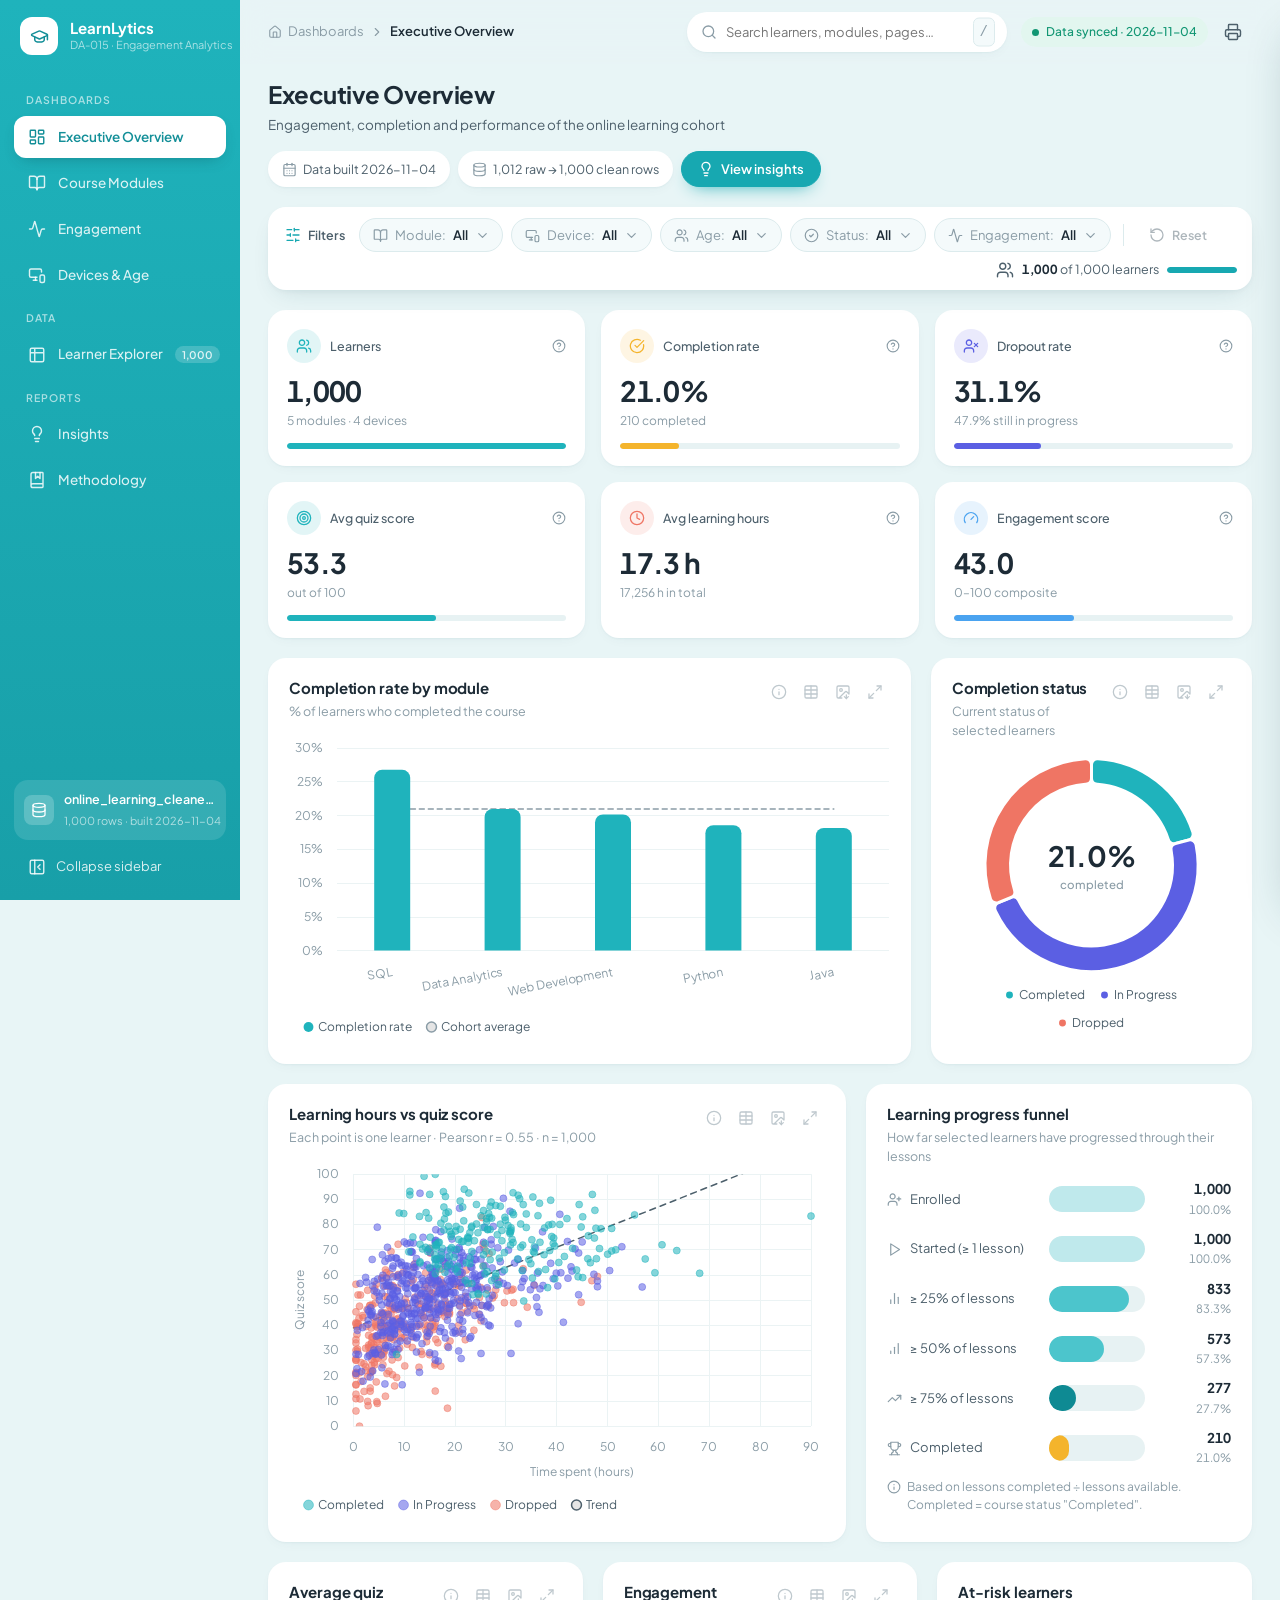
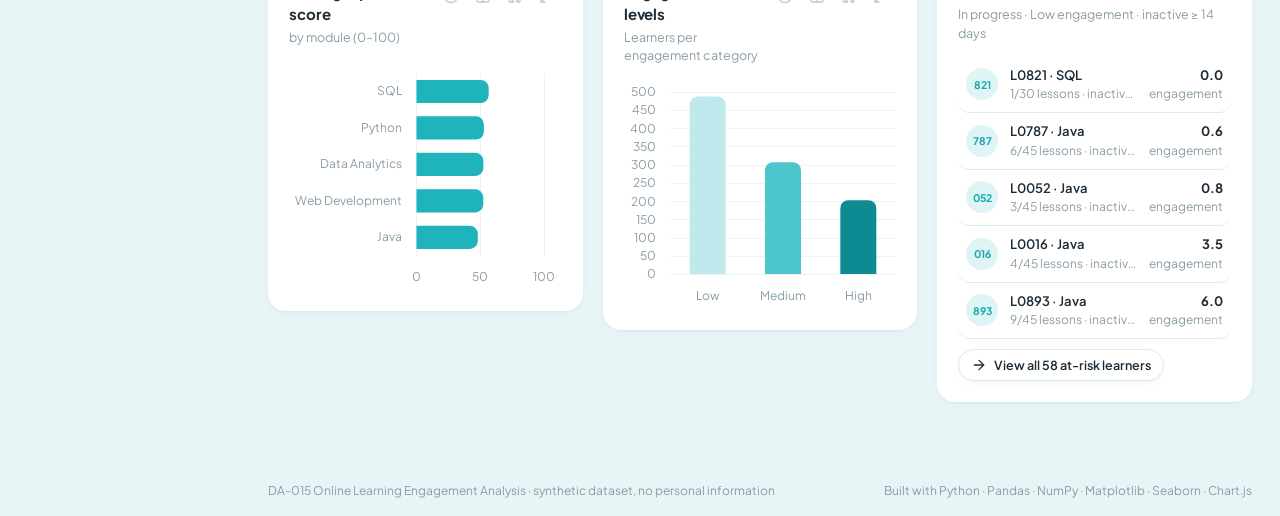
<file: dashboard/index.html>
<!doctype html>
<html lang="en">
<head>
  <meta charset="utf-8">
  <meta name="viewport" content="width=device-width, initial-scale=1">
  <title>Executive Overview · DA-015 Learning Analytics</title>
  <meta name="description" content="DA-015 Online Learning Engagement Analysis dashboard">
  <link rel="preconnect" href="https://fonts.googleapis.com">
  <link rel="stylesheet" href="https://fonts.googleapis.com/css2?family=Plus+Jakarta+Sans:wght@400;500;600;700&display=swap">
  <link rel="stylesheet" href="assets/css/style.css">
</head>
<body data-page="overview">
  <div class="loader"><div class="loader-ring"></div></div>

  <main class="content" id="content">
    <div class="page-head">
      <div>
        <h1>Executive Overview</h1>
        <p>Engagement, completion and performance of the online learning cohort</p>
      </div>
      <div class="page-meta">
        <span class="meta-chip"><i data-lucide="calendar-days"></i><span id="metaDate"></span></span>
        <span class="meta-chip"><i data-lucide="database"></i><span id="metaRows"></span></span>
        <a class="btn primary" href="insights.html"><i data-lucide="lightbulb"></i>View insights</a>
      </div>
    </div>

    <div id="filterbar"></div>
    <div class="kpis" id="kpis"></div>

    <div class="grid g-2-1 stretch">
      <div class="card" data-info="Completion rate = learners with status 'Completed' ÷ learners in the module.">
        <div class="card-head"><div class="ttl"><h3 class="card-title">Completion rate by module</h3>
          <p class="card-sub">% of learners who completed the course</p></div></div>
        <div class="card-body"><div class="chart-box"><canvas id="moduleCompletion"></canvas></div></div>
      </div>
      <div class="card" data-info="Share of learners by current course status.">
        <div class="card-head"><div class="ttl"><h3 class="card-title">Completion status</h3>
          <p class="card-sub">Current status of selected learners</p></div></div>
        <div class="card-body"><div class="chart-box"><canvas id="statusDonut"></canvas></div></div>
      </div>
    </div>

    <div class="grid g-3-2 stretch">
      <div class="card" data-info="Each point is one learner. Dashed line = least-squares trend; r = Pearson correlation for the current selection.">
        <div class="card-head"><div class="ttl"><h3 class="card-title">Learning hours vs quiz score</h3>
          <p class="card-sub" id="scatterSub">Each point is one learner</p></div></div>
        <div class="card-body"><div class="chart-box tall"><canvas id="hoursScatter"></canvas></div></div>
      </div>
      <div class="card">
        <div class="card-head"><div class="ttl"><h3 class="card-title">Learning progress funnel</h3>
          <p class="card-sub">How far selected learners have progressed through their lessons</p></div></div>
        <div class="card-body"><div class="funnel" id="funnel"></div>
          <div class="card-note"><i data-lucide="info"></i><span>Based on lessons completed ÷ lessons available. Completed = course status "Completed".</span></div>
        </div>
      </div>
    </div>

    <div class="grid g3">
      <div class="card" data-info="Average quiz score (0–100) of learners in each module.">
        <div class="card-head"><div class="ttl"><h3 class="card-title">Average quiz score</h3><p class="card-sub">by module (0–100)</p></div></div>
        <div class="card-body"><div class="chart-box short"><canvas id="moduleQuiz"></canvas></div></div>
      </div>
      <div class="card" data-info="Engagement category from the weighted engagement score (Low < 40, Medium 40–69.9, High ≥ 70).">
        <div class="card-head"><div class="ttl"><h3 class="card-title">Engagement levels</h3><p class="card-sub">Learners per engagement category</p></div></div>
        <div class="card-body"><div class="chart-box short"><canvas id="engagementBars"></canvas></div></div>
      </div>
      <div class="card">
        <div class="card-head"><div class="ttl"><h3 class="card-title">At-risk learners</h3>
          <p class="card-sub">In progress · Low engagement · inactive ≥ 14 days</p></div></div>
        <div class="card-body"><div class="list" id="atRisk"></div></div>
      </div>
    </div>
  </main>

  <script src="assets/vendor/chart.umd.min.js"></script>
  <script src="assets/vendor/lucide.min.js"></script>
  <script src="assets/data/data.js"></script>
  <script src="assets/js/app.js"></script>
  <script src="assets/js/charts.js"></script>
  <script src="assets/js/filters.js"></script>
  <script src="assets/js/pages/overview.js"></script>
</body>
</html>
</file>
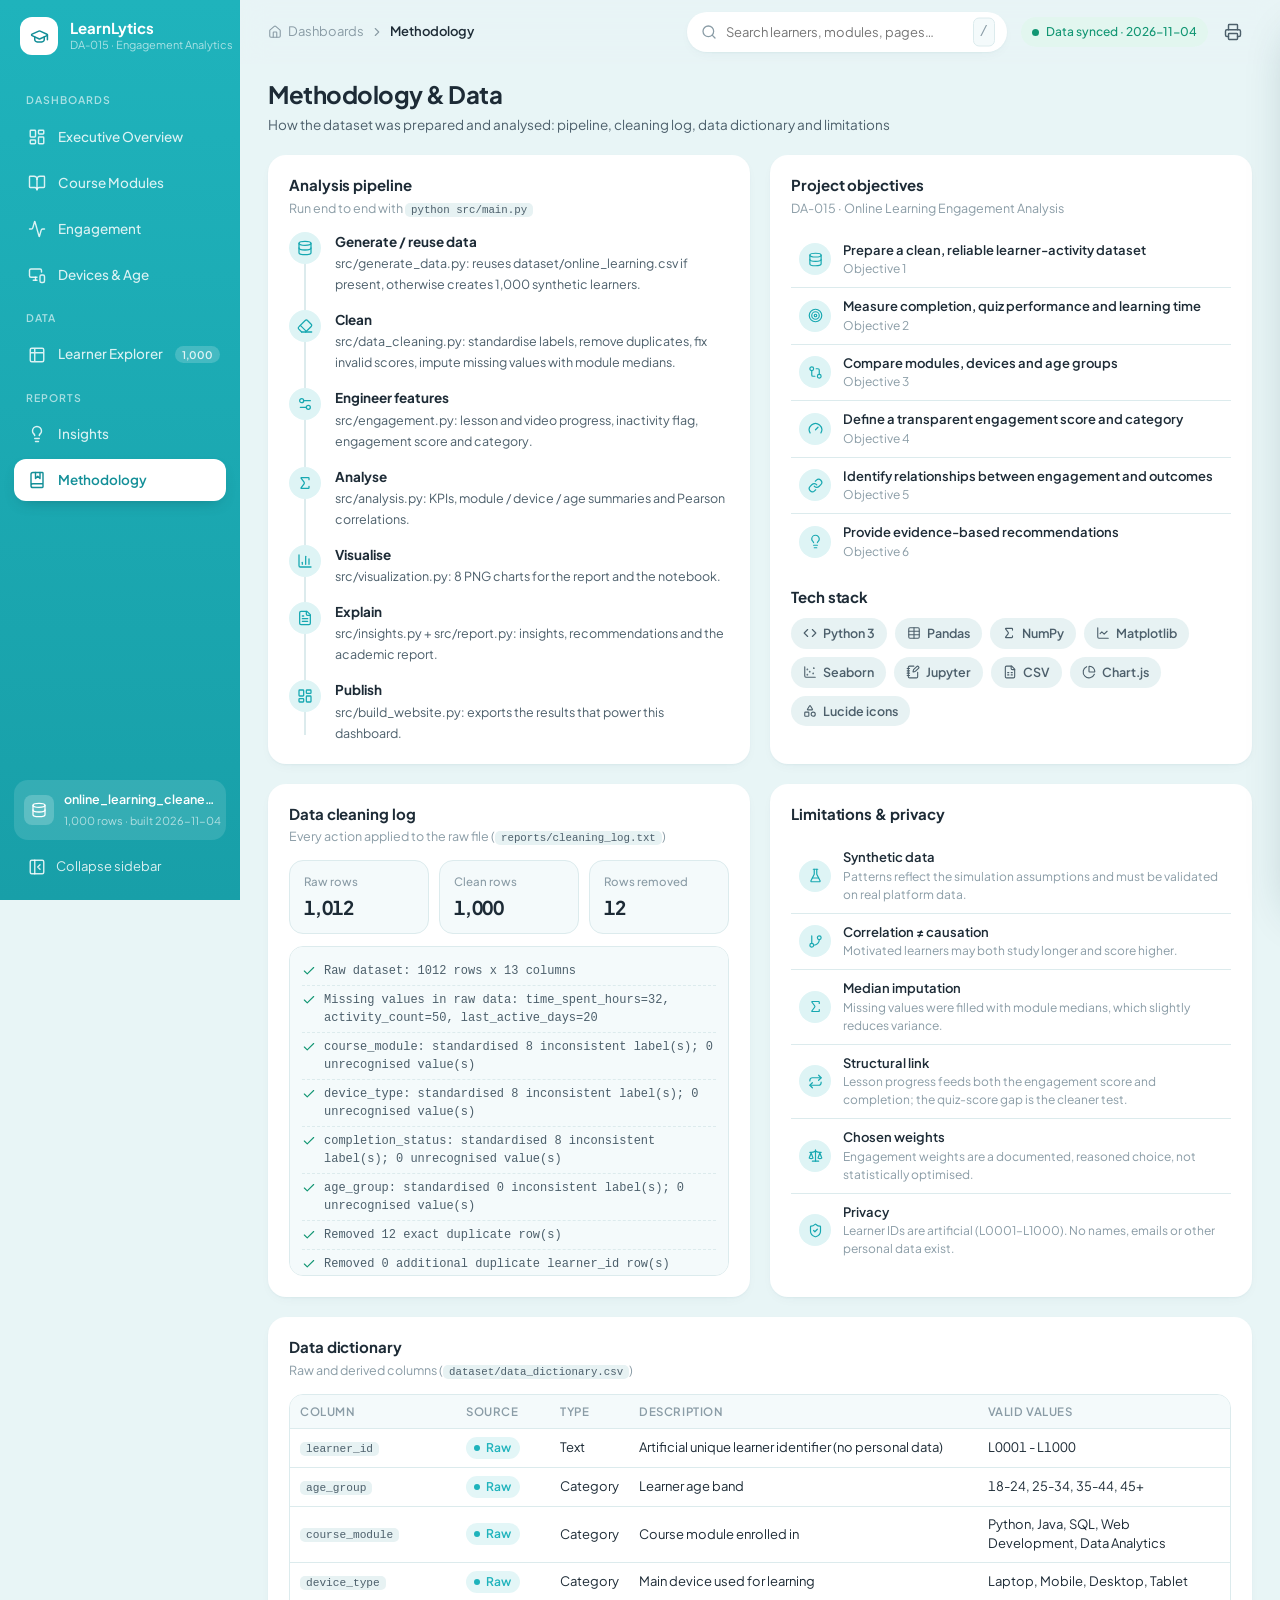
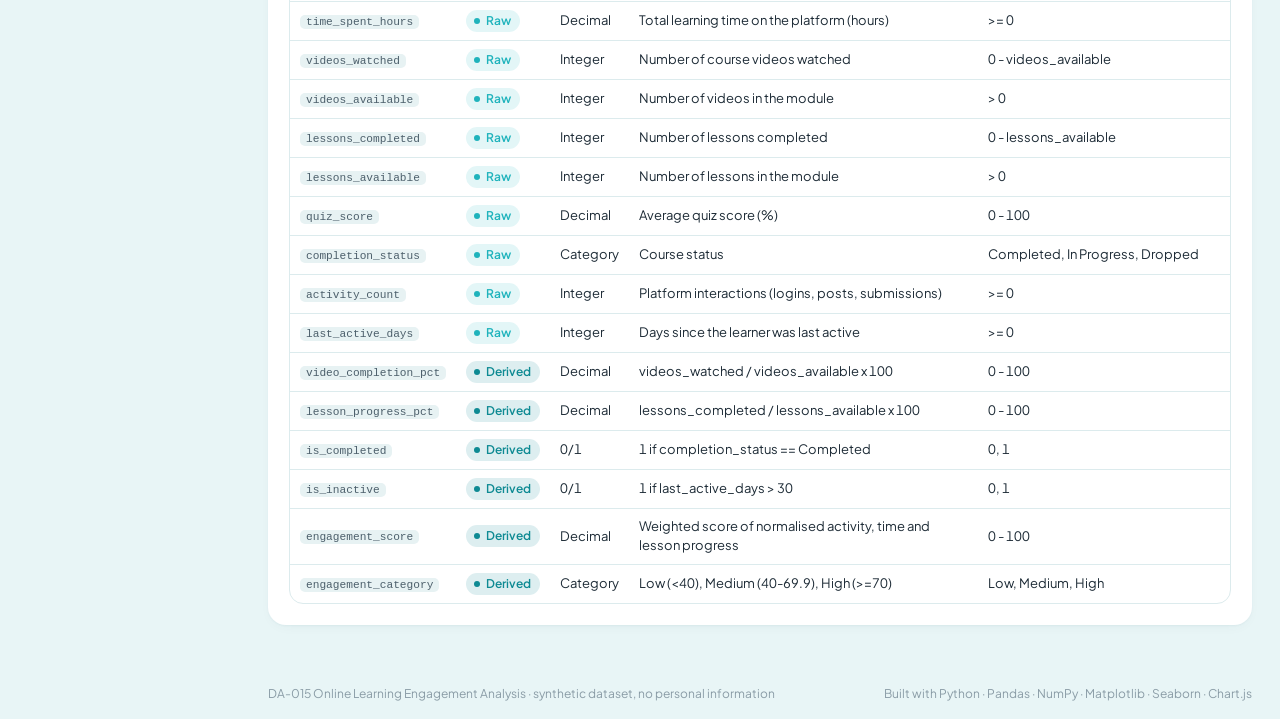
<file: dashboard/about.html>
<!doctype html>
<html lang="en">
<head>
  <meta charset="utf-8">
  <meta name="viewport" content="width=device-width, initial-scale=1">
  <title>Methodology · DA-015 Learning Analytics</title>
  <link rel="preconnect" href="https://fonts.googleapis.com">
  <link rel="stylesheet" href="https://fonts.googleapis.com/css2?family=Plus+Jakarta+Sans:wght@400;500;600;700&display=swap">
  <link rel="stylesheet" href="assets/css/style.css">
</head>
<body data-page="about">
  <div class="loader"><div class="loader-ring"></div></div>

  <main class="content" id="content">
    <div class="page-head">
      <div><h1>Methodology &amp; Data</h1><p>How the dataset was prepared and analysed: pipeline, cleaning log, data dictionary and limitations</p></div>
    </div>

    <div class="grid g2 stretch">
      <div class="card">
        <div class="card-head"><div class="ttl"><h3 class="card-title">Analysis pipeline</h3><p class="card-sub">Run end to end with <code>python src/main.py</code></p></div></div>
        <div class="card-body"><ul class="timeline" id="timeline"></ul></div>
      </div>
      <div class="card">
        <div class="card-head"><div class="ttl"><h3 class="card-title">Project objectives</h3><p class="card-sub">DA-015 · Online Learning Engagement Analysis</p></div></div>
        <div class="card-body">
          <div class="list" id="objectives"></div>
          <h3 class="card-title" style="margin-top:16px">Tech stack</h3>
          <div class="tech" style="margin-top:10px" id="tech"></div>
        </div>
      </div>
    </div>

    <div class="grid g2 stretch">
      <div class="card">
        <div class="card-head"><div class="ttl"><h3 class="card-title">Data cleaning log</h3><p class="card-sub">Every action applied to the raw file (<code>reports/cleaning_log.txt</code>)</p></div></div>
        <div class="card-body"><div class="stat-strip" id="cleanStats" style="margin-bottom:12px"></div><div class="log" id="log"></div></div>
      </div>
      <div class="card">
        <div class="card-head"><div class="ttl"><h3 class="card-title">Limitations &amp; privacy</h3></div></div>
        <div class="card-body"><div class="list" id="limits"></div></div>
      </div>
    </div>

    <div class="card">
      <div class="card-head"><div class="ttl"><h3 class="card-title">Data dictionary</h3><p class="card-sub">Raw and derived columns (<code>dataset/data_dictionary.csv</code>)</p></div></div>
      <div class="card-body"><div class="table-wrap"><table class="data compact" id="dict"></table></div></div>
    </div>
  </main>

  <script src="assets/vendor/chart.umd.min.js"></script>
  <script src="assets/vendor/lucide.min.js"></script>
  <script src="assets/data/data.js"></script>
  <script src="assets/js/app.js"></script>
  <script src="assets/js/charts.js"></script>
  <script src="assets/js/filters.js"></script>
  <script src="assets/js/pages/about.js"></script>
</body>
</html>
</file>
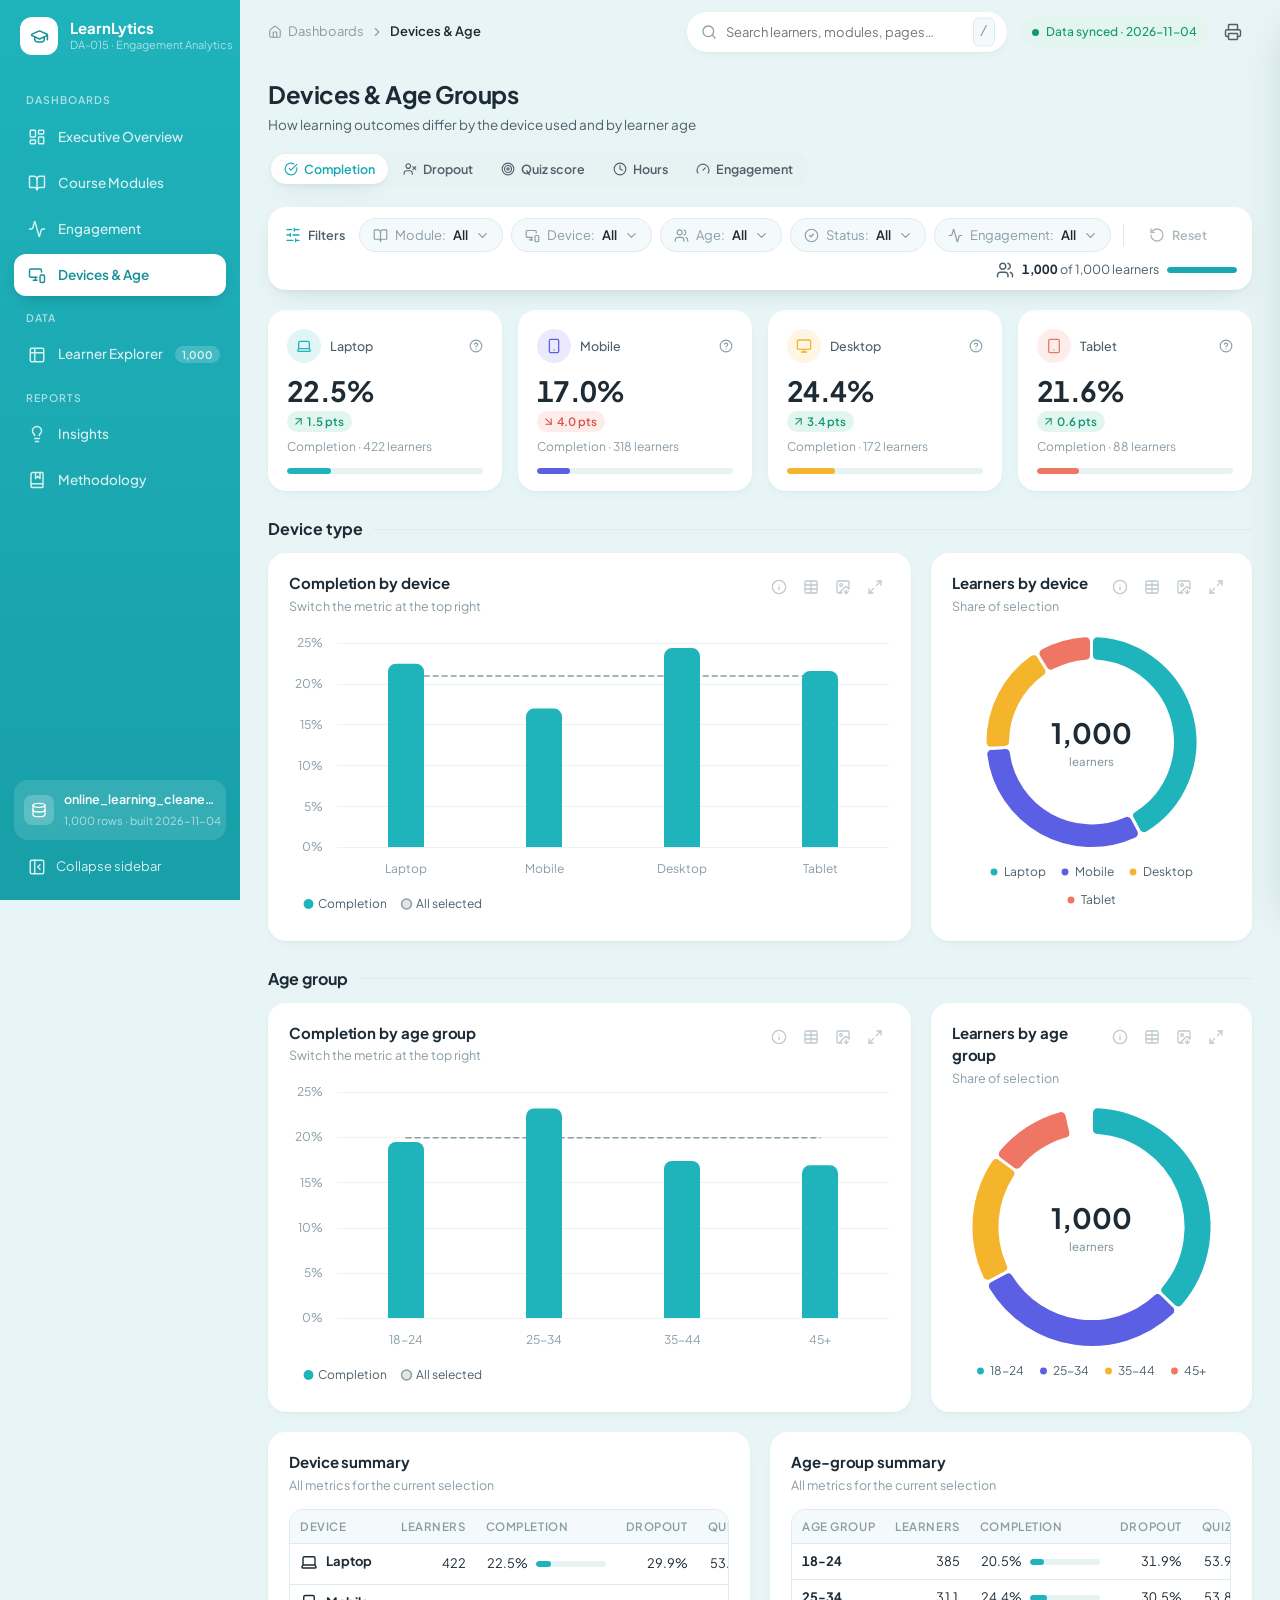
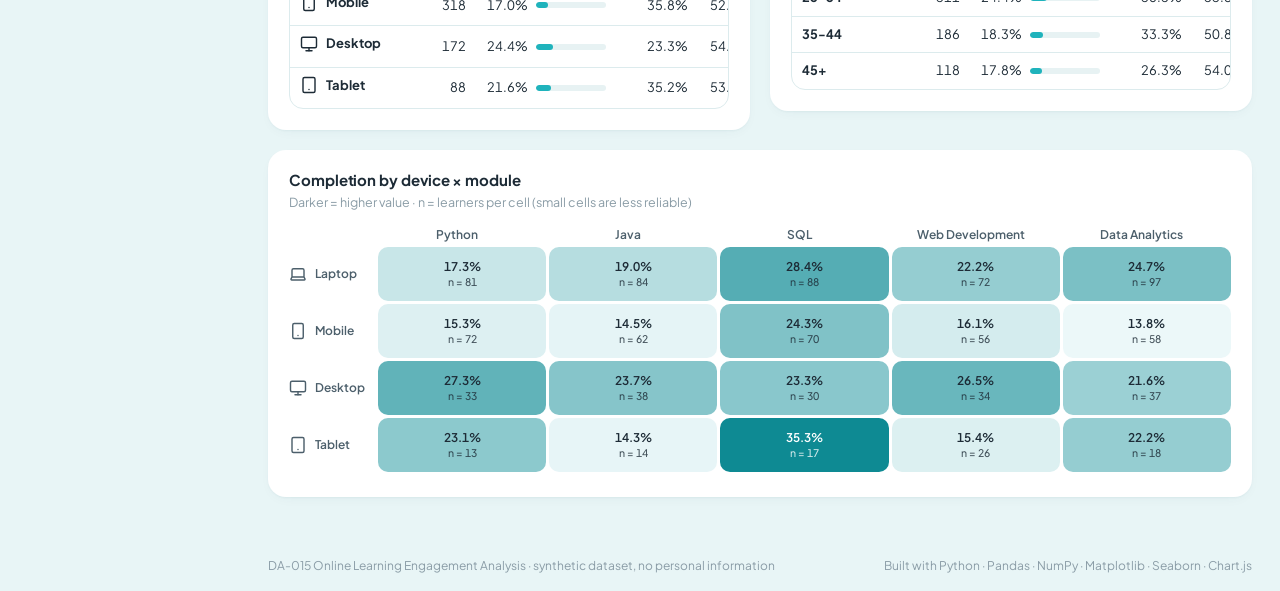
<file: dashboard/demographics.html>
<!doctype html>
<html lang="en">
<head>
  <meta charset="utf-8">
  <meta name="viewport" content="width=device-width, initial-scale=1">
  <title>Devices &amp; Age · DA-015 Learning Analytics</title>
  <link rel="preconnect" href="https://fonts.googleapis.com">
  <link rel="stylesheet" href="https://fonts.googleapis.com/css2?family=Plus+Jakarta+Sans:wght@400;500;600;700&display=swap">
  <link rel="stylesheet" href="assets/css/style.css">
</head>
<body data-page="demographics">
  <div class="loader"><div class="loader-ring"></div></div>

  <main class="content" id="content">
    <div class="page-head">
      <div><h1>Devices &amp; Age Groups</h1><p>How learning outcomes differ by the device used and by learner age</p></div>
      <div class="page-meta"><div class="seg" id="metricSeg">
        <button class="active" data-metric="completion"><i data-lucide="circle-check-big"></i>Completion</button>
        <button data-metric="dropout"><i data-lucide="user-x"></i>Dropout</button>
        <button data-metric="quiz"><i data-lucide="target"></i>Quiz score</button>
        <button data-metric="hours"><i data-lucide="clock"></i>Hours</button>
        <button data-metric="engagement"><i data-lucide="gauge"></i>Engagement</button>
      </div></div>
    </div>

    <div id="filterbar"></div>
    <div class="kpis k4" id="devKpis"></div>

    <div class="section-head"><h2>Device type</h2><span class="line"></span></div>
    <div class="grid g-2-1 stretch">
      <div class="card" data-info="Selected metric for each device. Dashed line = value for all selected learners.">
        <div class="card-head"><div class="ttl"><h3 class="card-title" id="deviceTitle">Completion by device</h3><p class="card-sub">Switch the metric at the top right</p></div></div>
        <div class="card-body"><div class="chart-box"><canvas id="deviceMetric"></canvas></div></div>
      </div>
      <div class="card" data-info="Number of selected learners using each device.">
        <div class="card-head"><div class="ttl"><h3 class="card-title">Learners by device</h3><p class="card-sub">Share of selection</p></div></div>
        <div class="card-body"><div class="chart-box"><canvas id="deviceShare"></canvas></div></div>
      </div>
    </div>

    <div class="section-head"><h2>Age group</h2><span class="line"></span></div>
    <div class="grid g-2-1 stretch">
      <div class="card" data-info="Selected metric for each age group. Dashed line = value for all selected learners.">
        <div class="card-head"><div class="ttl"><h3 class="card-title" id="ageTitle">Completion by age group</h3><p class="card-sub">Switch the metric at the top right</p></div></div>
        <div class="card-body"><div class="chart-box"><canvas id="ageMetric"></canvas></div></div>
      </div>
      <div class="card" data-info="Number of selected learners in each age group.">
        <div class="card-head"><div class="ttl"><h3 class="card-title">Learners by age group</h3><p class="card-sub">Share of selection</p></div></div>
        <div class="card-body"><div class="chart-box"><canvas id="ageShare"></canvas></div></div>
      </div>
    </div>

    <div class="grid g2">
      <div class="card">
        <div class="card-head"><div class="ttl"><h3 class="card-title">Device summary</h3><p class="card-sub">All metrics for the current selection</p></div></div>
        <div class="card-body"><div class="table-wrap"><table class="data compact" id="deviceTable"></table></div></div>
      </div>
      <div class="card">
        <div class="card-head"><div class="ttl"><h3 class="card-title">Age-group summary</h3><p class="card-sub">All metrics for the current selection</p></div></div>
        <div class="card-body"><div class="table-wrap"><table class="data compact" id="ageTable"></table></div></div>
      </div>
    </div>

    <div class="card">
      <div class="card-head"><div class="ttl"><h3 class="card-title" id="crossTitle">Completion by device × module</h3>
        <p class="card-sub">Darker = higher value · n = learners per cell (small cells are less reliable)</p></div></div>
      <div class="card-body"><div class="heatmap" id="crossHeat"></div></div>
    </div>
  </main>

  <script src="assets/vendor/chart.umd.min.js"></script>
  <script src="assets/vendor/lucide.min.js"></script>
  <script src="assets/data/data.js"></script>
  <script src="assets/js/app.js"></script>
  <script src="assets/js/charts.js"></script>
  <script src="assets/js/filters.js"></script>
  <script src="assets/js/pages/demographics.js"></script>
</body>
</html>
</file>
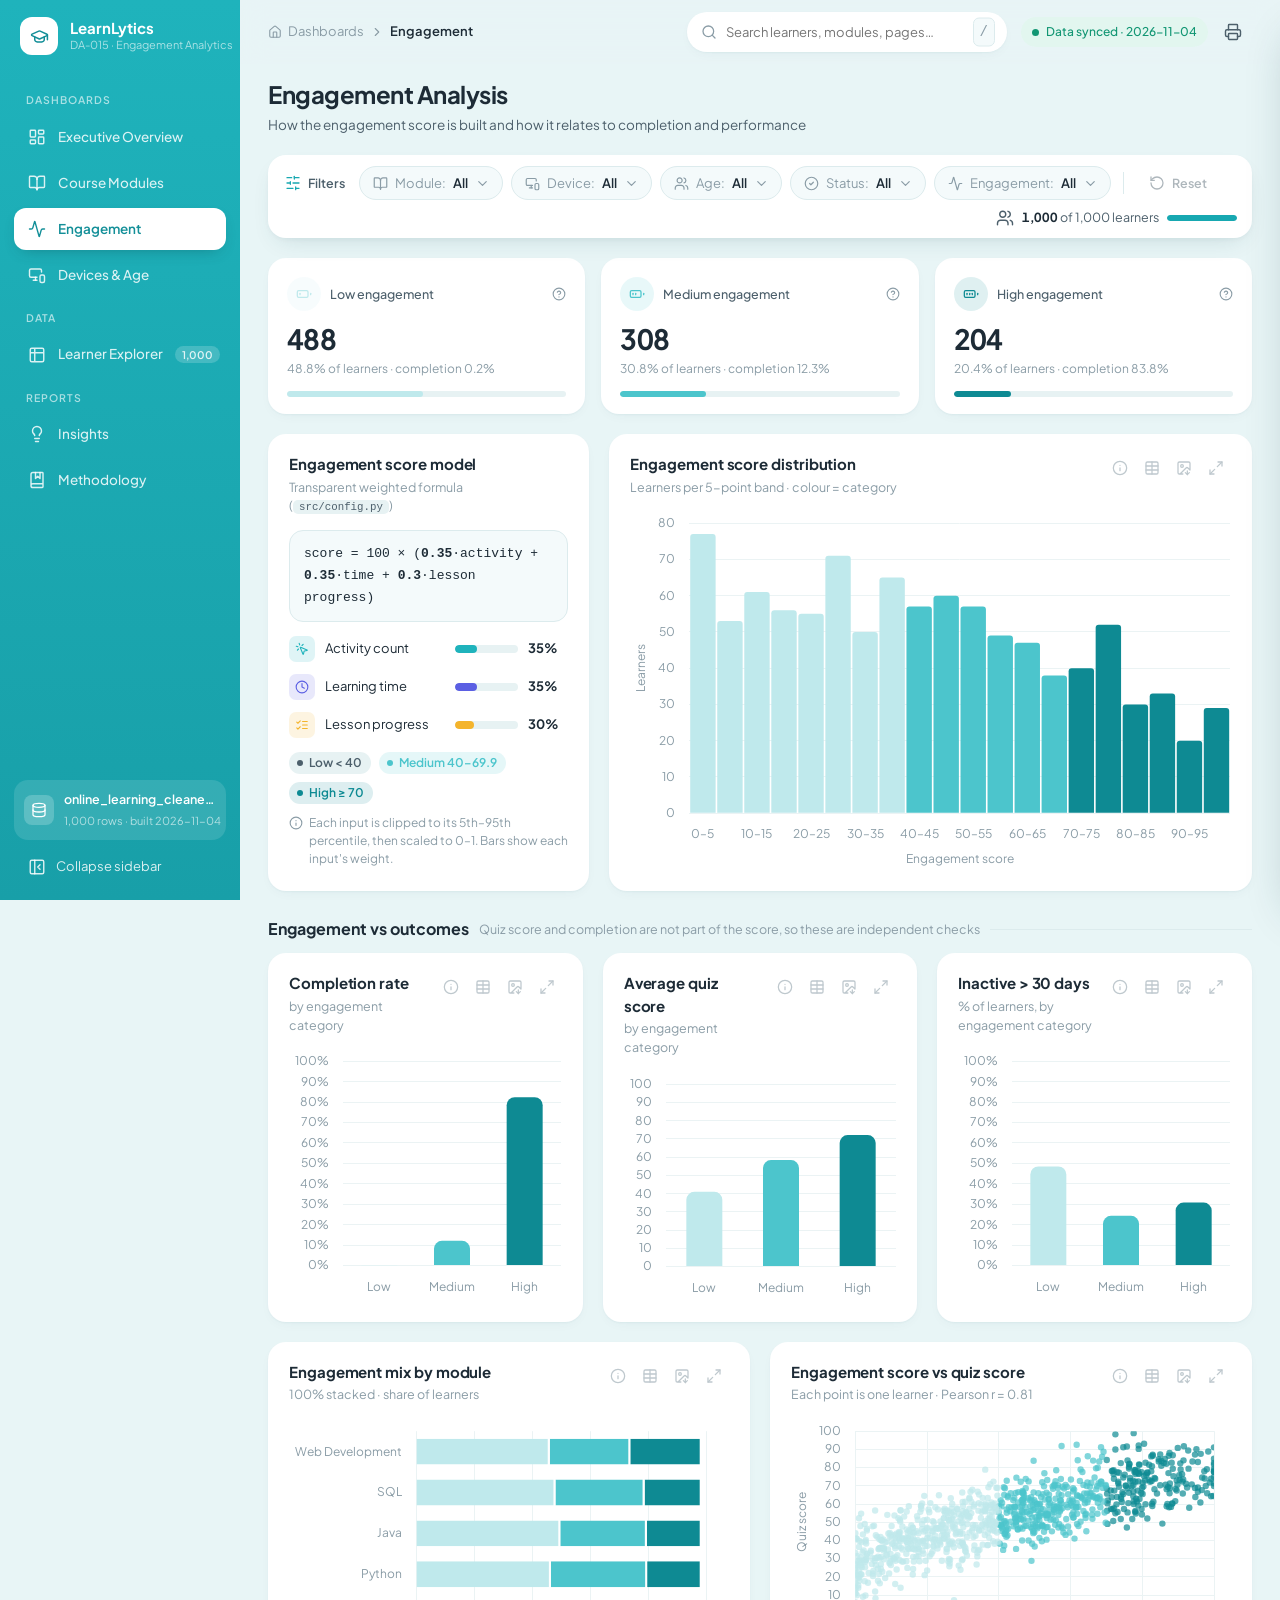
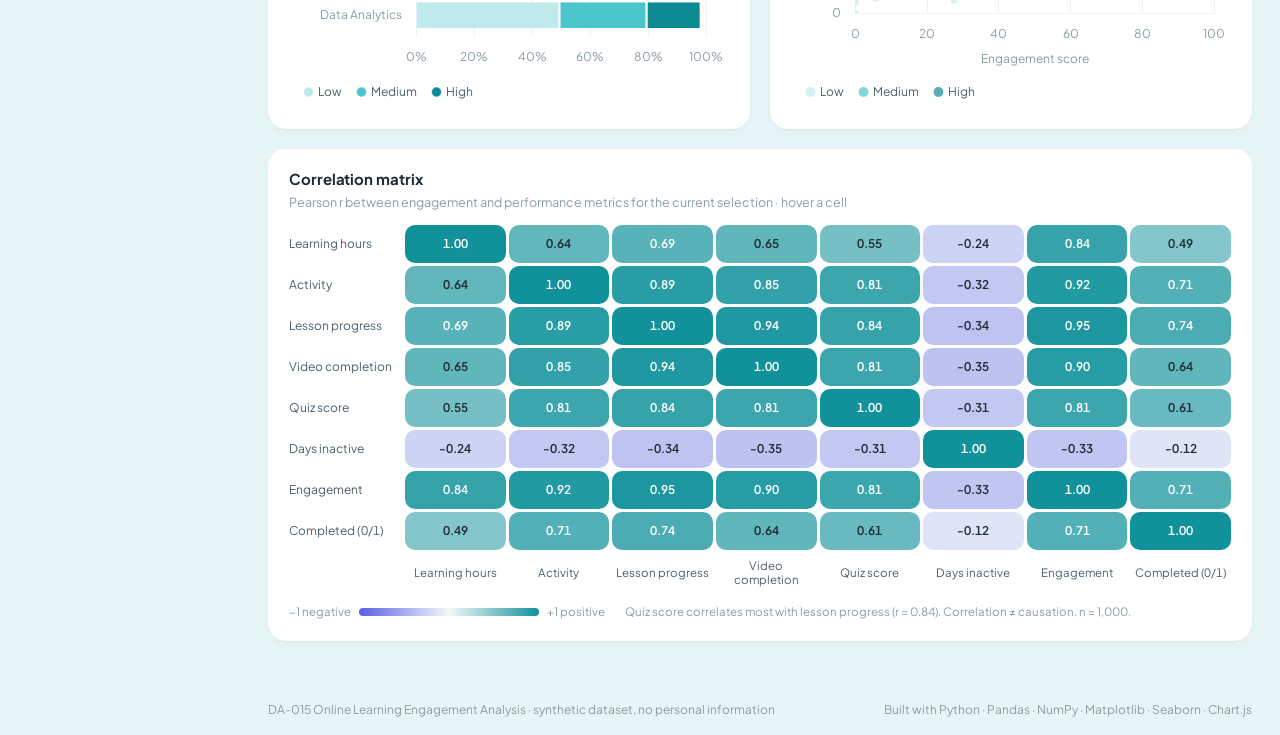
<file: dashboard/engagement.html>
<!doctype html>
<html lang="en">
<head>
  <meta charset="utf-8">
  <meta name="viewport" content="width=device-width, initial-scale=1">
  <title>Engagement · DA-015 Learning Analytics</title>
  <link rel="preconnect" href="https://fonts.googleapis.com">
  <link rel="stylesheet" href="https://fonts.googleapis.com/css2?family=Plus+Jakarta+Sans:wght@400;500;600;700&display=swap">
  <link rel="stylesheet" href="assets/css/style.css">
</head>
<body data-page="engagement">
  <div class="loader"><div class="loader-ring"></div></div>

  <main class="content" id="content">
    <div class="page-head">
      <div><h1>Engagement Analysis</h1><p>How the engagement score is built and how it relates to completion and performance</p></div>
    </div>

    <div id="filterbar"></div>
    <div class="kpis k3" id="engKpis"></div>

    <div class="grid g-1-2 stretch">
      <div class="card">
        <div class="card-head"><div class="ttl"><h3 class="card-title">Engagement score model</h3>
          <p class="card-sub">Transparent weighted formula (<code>src/config.py</code>)</p></div></div>
        <div class="card-body">
          <div class="formula" id="formula"></div>
          <div class="weights" id="weights"></div>
          <div class="pills" id="thresholds"></div>
          <div class="card-note"><i data-lucide="info"></i><span id="formulaNote"></span></div>
        </div>
      </div>
      <div class="card" data-info="Number of learners in each 5-point engagement score band, coloured by category.">
        <div class="card-head"><div class="ttl"><h3 class="card-title">Engagement score distribution</h3>
          <p class="card-sub">Learners per 5-point band · colour = category</p></div></div>
        <div class="card-body"><div class="chart-box tall"><canvas id="scoreHist"></canvas></div></div>
      </div>
    </div>

    <div class="section-head"><h2>Engagement vs outcomes</h2><p>Quiz score and completion are not part of the score, so these are independent checks</p><span class="line"></span></div>
    <div class="grid g3 stretch">
      <div class="card" data-info="Completion rate within each engagement category.">
        <div class="card-head"><div class="ttl"><h3 class="card-title">Completion rate</h3><p class="card-sub">by engagement category</p></div></div>
        <div class="card-body"><div class="chart-box short"><canvas id="outComp"></canvas></div></div>
      </div>
      <div class="card" data-info="Mean quiz score within each engagement category.">
        <div class="card-head"><div class="ttl"><h3 class="card-title">Average quiz score</h3><p class="card-sub">by engagement category</p></div></div>
        <div class="card-body"><div class="chart-box short"><canvas id="outQuiz"></canvas></div></div>
      </div>
      <div class="card" data-info="Share of learners with no activity for more than 30 days.">
        <div class="card-head"><div class="ttl"><h3 class="card-title">Inactive &gt; 30 days</h3><p class="card-sub">% of learners, by engagement category</p></div></div>
        <div class="card-body"><div class="chart-box short"><canvas id="outInactive"></canvas></div></div>
      </div>
    </div>

    <div class="grid g2 stretch">
      <div class="card" data-info="100% stacked: share of Low / Medium / High learners in each module.">
        <div class="card-head"><div class="ttl"><h3 class="card-title">Engagement mix by module</h3><p class="card-sub">100% stacked · share of learners</p></div></div>
        <div class="card-body"><div class="chart-box"><canvas id="engModule"></canvas></div></div>
      </div>
      <div class="card" data-info="Each point is a learner. Click a point to open the learner profile.">
        <div class="card-head"><div class="ttl"><h3 class="card-title">Engagement score vs quiz score</h3><p class="card-sub" id="engScatterSub">Each point is one learner</p></div></div>
        <div class="card-body"><div class="chart-box"><canvas id="engScatter"></canvas></div></div>
      </div>
    </div>

    <div class="card">
      <div class="card-head"><div class="ttl"><h3 class="card-title">Correlation matrix</h3>
        <p class="card-sub">Pearson r between engagement and performance metrics for the current selection · hover a cell</p></div></div>
      <div class="card-body">
        <div class="heatmap" id="heatmap"></div>
        <div class="hm-scale"><span>−1 negative</span><span class="bar" id="hmScale"></span><span>+1 positive</span>
          <span style="margin-left:12px" id="corrNote"></span></div>
      </div>
    </div>
  </main>

  <script src="assets/vendor/chart.umd.min.js"></script>
  <script src="assets/vendor/lucide.min.js"></script>
  <script src="assets/data/data.js"></script>
  <script src="assets/js/app.js"></script>
  <script src="assets/js/charts.js"></script>
  <script src="assets/js/filters.js"></script>
  <script src="assets/js/pages/engagement.js"></script>
</body>
</html>
</file>
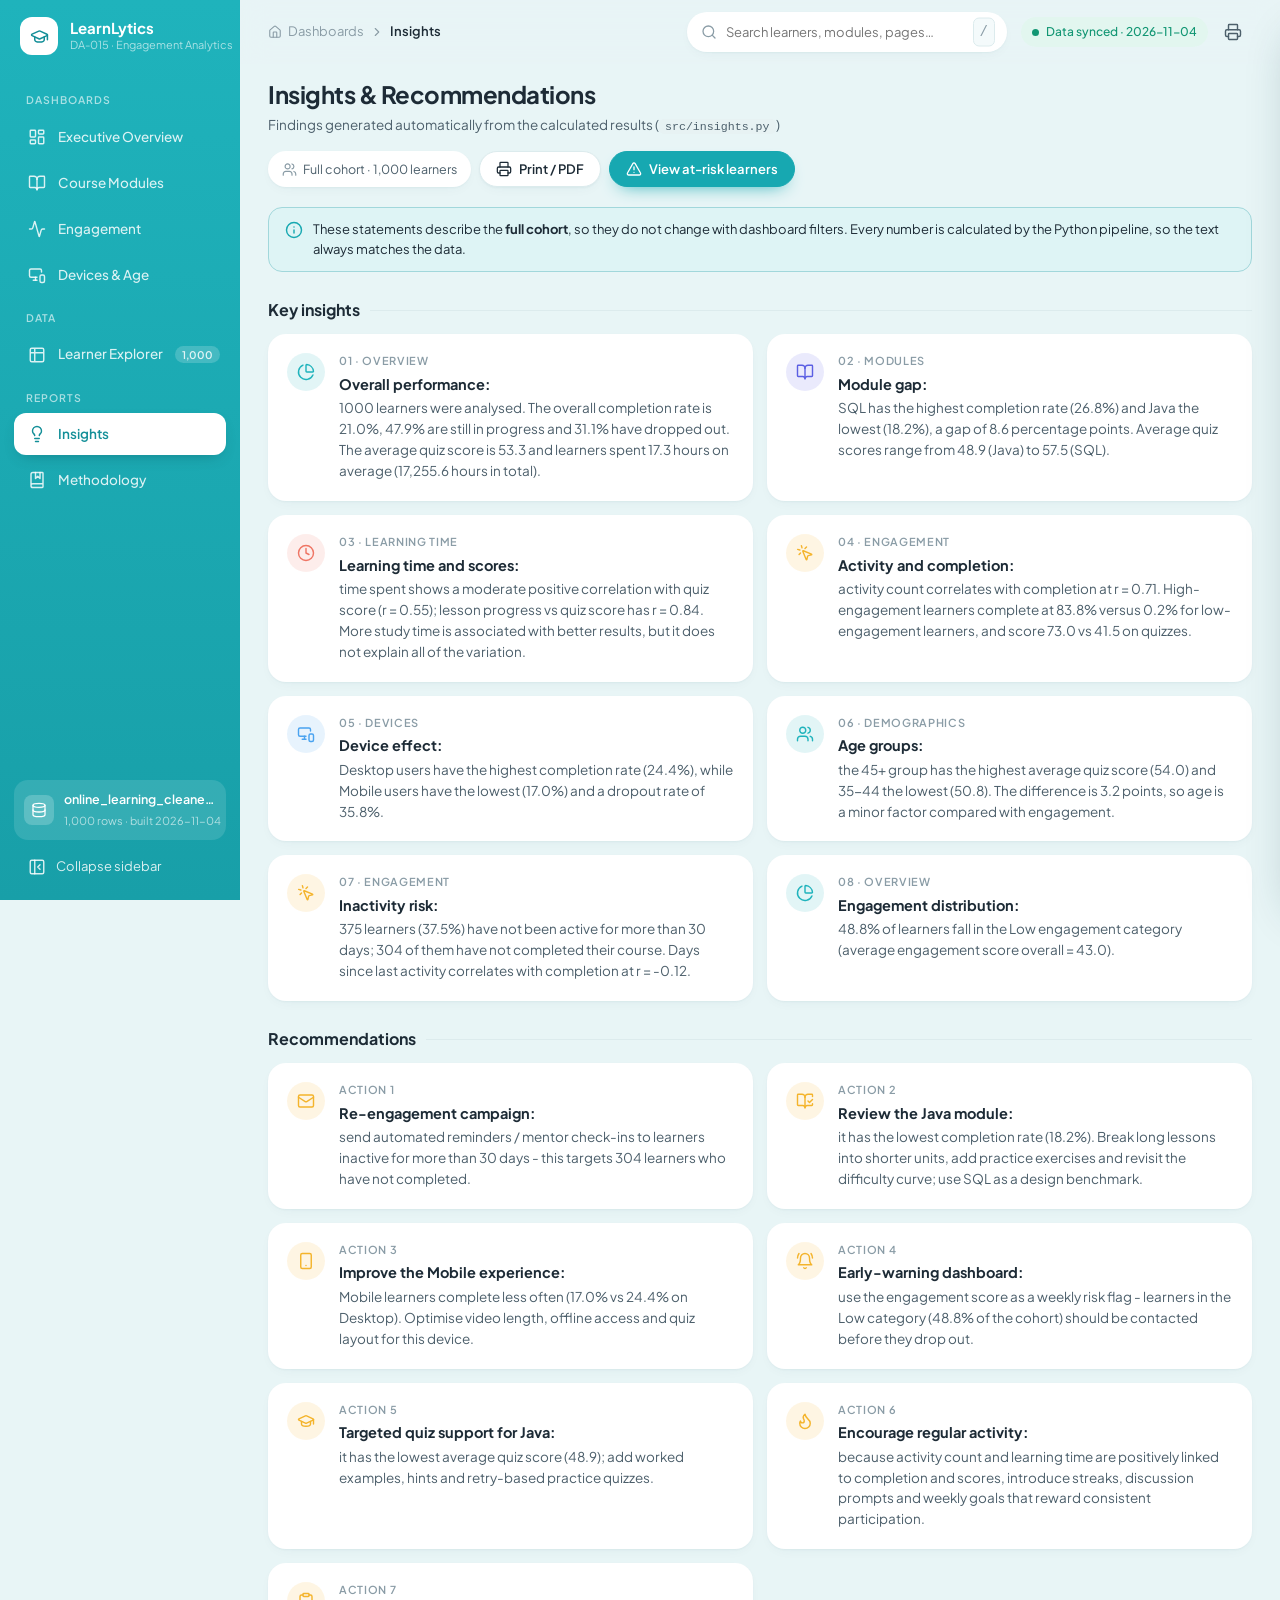
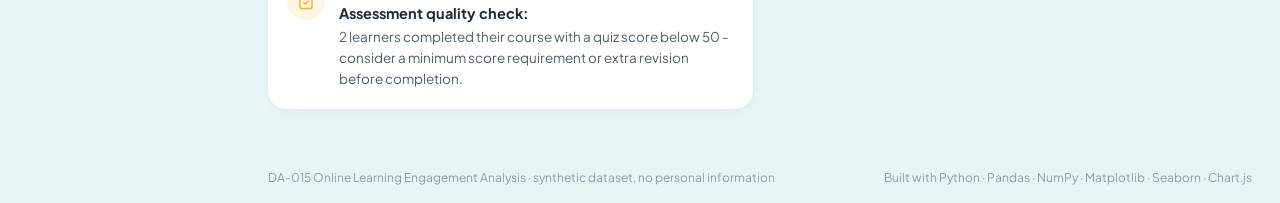
<file: dashboard/insights.html>
<!doctype html>
<html lang="en">
<head>
  <meta charset="utf-8">
  <meta name="viewport" content="width=device-width, initial-scale=1">
  <title>Insights · DA-015 Learning Analytics</title>
  <link rel="preconnect" href="https://fonts.googleapis.com">
  <link rel="stylesheet" href="https://fonts.googleapis.com/css2?family=Plus+Jakarta+Sans:wght@400;500;600;700&display=swap">
  <link rel="stylesheet" href="assets/css/style.css">
</head>
<body data-page="insights">
  <div class="loader"><div class="loader-ring"></div></div>

  <main class="content" id="content">
    <div class="page-head">
      <div><h1>Insights &amp; Recommendations</h1><p>Findings generated automatically from the calculated results (<code>src/insights.py</code>)</p></div>
      <div class="page-meta">
        <span class="meta-chip"><i data-lucide="users"></i><span id="scope"></span></span>
        <button class="btn" id="printBtn2"><i data-lucide="printer"></i>Print / PDF</button>
        <a class="btn primary" href="learners.html#risk=1"><i data-lucide="triangle-alert"></i>View at-risk learners</a>
      </div>
    </div>
    <div class="notice info"><i data-lucide="info"></i><div>These statements describe the <b>full cohort</b>, so they do not change with dashboard filters.
      Every number is calculated by the Python pipeline, so the text always matches the data.</div></div>

    <div class="section-head"><h2>Key insights</h2><span class="line"></span></div>
    <div class="insight-grid" id="insights"></div>

    <div class="section-head"><h2>Recommendations</h2><span class="line"></span></div>
    <div class="insight-grid" id="recs"></div>
  </main>

  <script src="assets/vendor/chart.umd.min.js"></script>
  <script src="assets/vendor/lucide.min.js"></script>
  <script src="assets/data/data.js"></script>
  <script src="assets/js/app.js"></script>
  <script src="assets/js/charts.js"></script>
  <script src="assets/js/filters.js"></script>
  <script src="assets/js/pages/insights.js"></script>
</body>
</html>
</file>
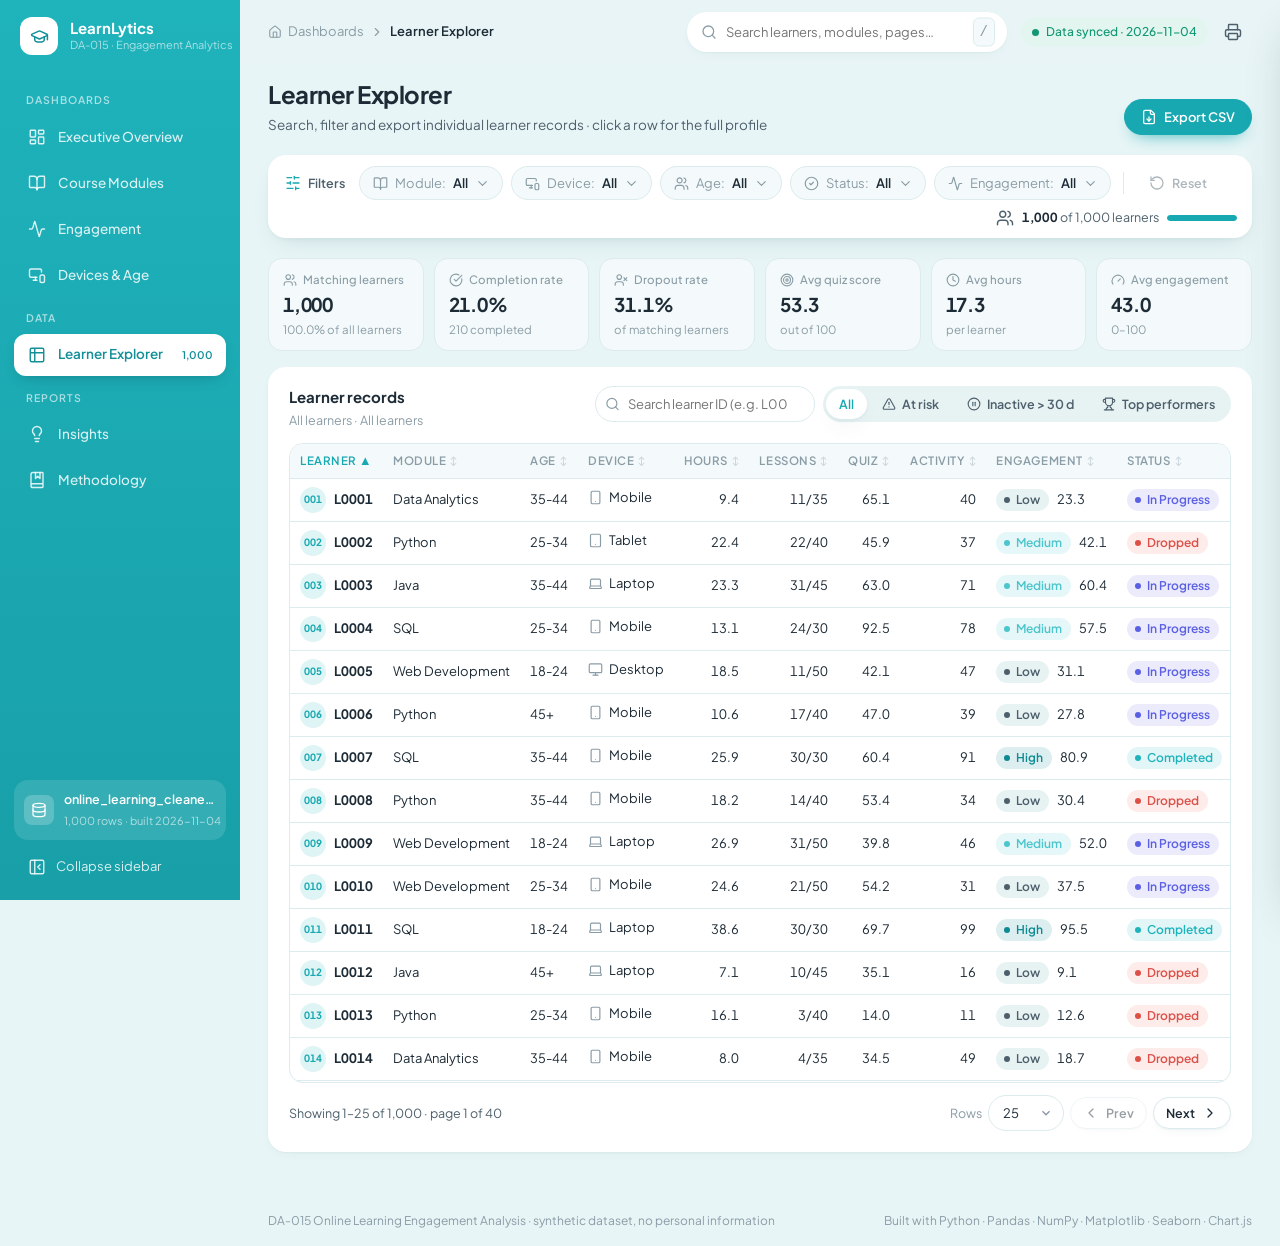
<file: dashboard/learners.html>
<!doctype html>
<html lang="en">
<head>
  <meta charset="utf-8">
  <meta name="viewport" content="width=device-width, initial-scale=1">
  <title>Learner Explorer · DA-015 Learning Analytics</title>
  <link rel="preconnect" href="https://fonts.googleapis.com">
  <link rel="stylesheet" href="https://fonts.googleapis.com/css2?family=Plus+Jakarta+Sans:wght@400;500;600;700&display=swap">
  <link rel="stylesheet" href="assets/css/style.css">
</head>
<body data-page="learners">
  <div class="loader"><div class="loader-ring"></div></div>

  <main class="content" id="content">
    <div class="page-head">
      <div><h1>Learner Explorer</h1><p>Search, filter and export individual learner records · click a row for the full profile</p></div>
      <div class="page-meta">
        <button class="btn primary" id="exportBtn"><i data-lucide="file-down"></i>Export CSV</button>
      </div>
    </div>

    <div id="filterbar"></div>
    <div class="stat-strip" id="filterStats" style="margin-bottom:16px"></div>

    <div class="card">
      <div class="card-head" style="flex-wrap:wrap;gap:10px">
        <div class="ttl"><h3 class="card-title">Learner records</h3><p class="card-sub" id="resultNote"></p></div>
        <div class="toolbar" style="margin-left:auto">
          <div class="input-icon"><i data-lucide="search"></i><input type="search" id="q" placeholder="Search learner ID (e.g. L0042)"></div>
          <div class="seg" id="quick">
            <button class="active" data-q="all">All</button>
            <button data-q="risk"><i data-lucide="triangle-alert"></i>At risk</button>
            <button data-q="inactive"><i data-lucide="circle-pause"></i>Inactive &gt; 30 d</button>
            <button data-q="top"><i data-lucide="trophy"></i>Top performers</button>
          </div>
        </div>
      </div>
      <div class="card-body">
        <div class="table-wrap" style="max-height:640px"><table class="data compact" id="learnerTable"></table></div>
        <div class="pager">
          <span id="pageInfo"></span>
          <div class="pager-btns">
            <span class="muted">Rows</span>
            <select id="pageSize" style="width:76px"><option>25</option><option>50</option><option>100</option></select>
            <button class="btn sm" id="prevBtn"><i data-lucide="chevron-left"></i>Prev</button>
            <button class="btn sm" id="nextBtn">Next<i data-lucide="chevron-right"></i></button>
          </div>
        </div>
      </div>
    </div>
  </main>

  <script src="assets/vendor/chart.umd.min.js"></script>
  <script src="assets/vendor/lucide.min.js"></script>
  <script src="assets/data/data.js"></script>
  <script src="assets/js/app.js"></script>
  <script src="assets/js/charts.js"></script>
  <script src="assets/js/filters.js"></script>
  <script src="assets/js/pages/learners.js"></script>
</body>
</html>
</file>
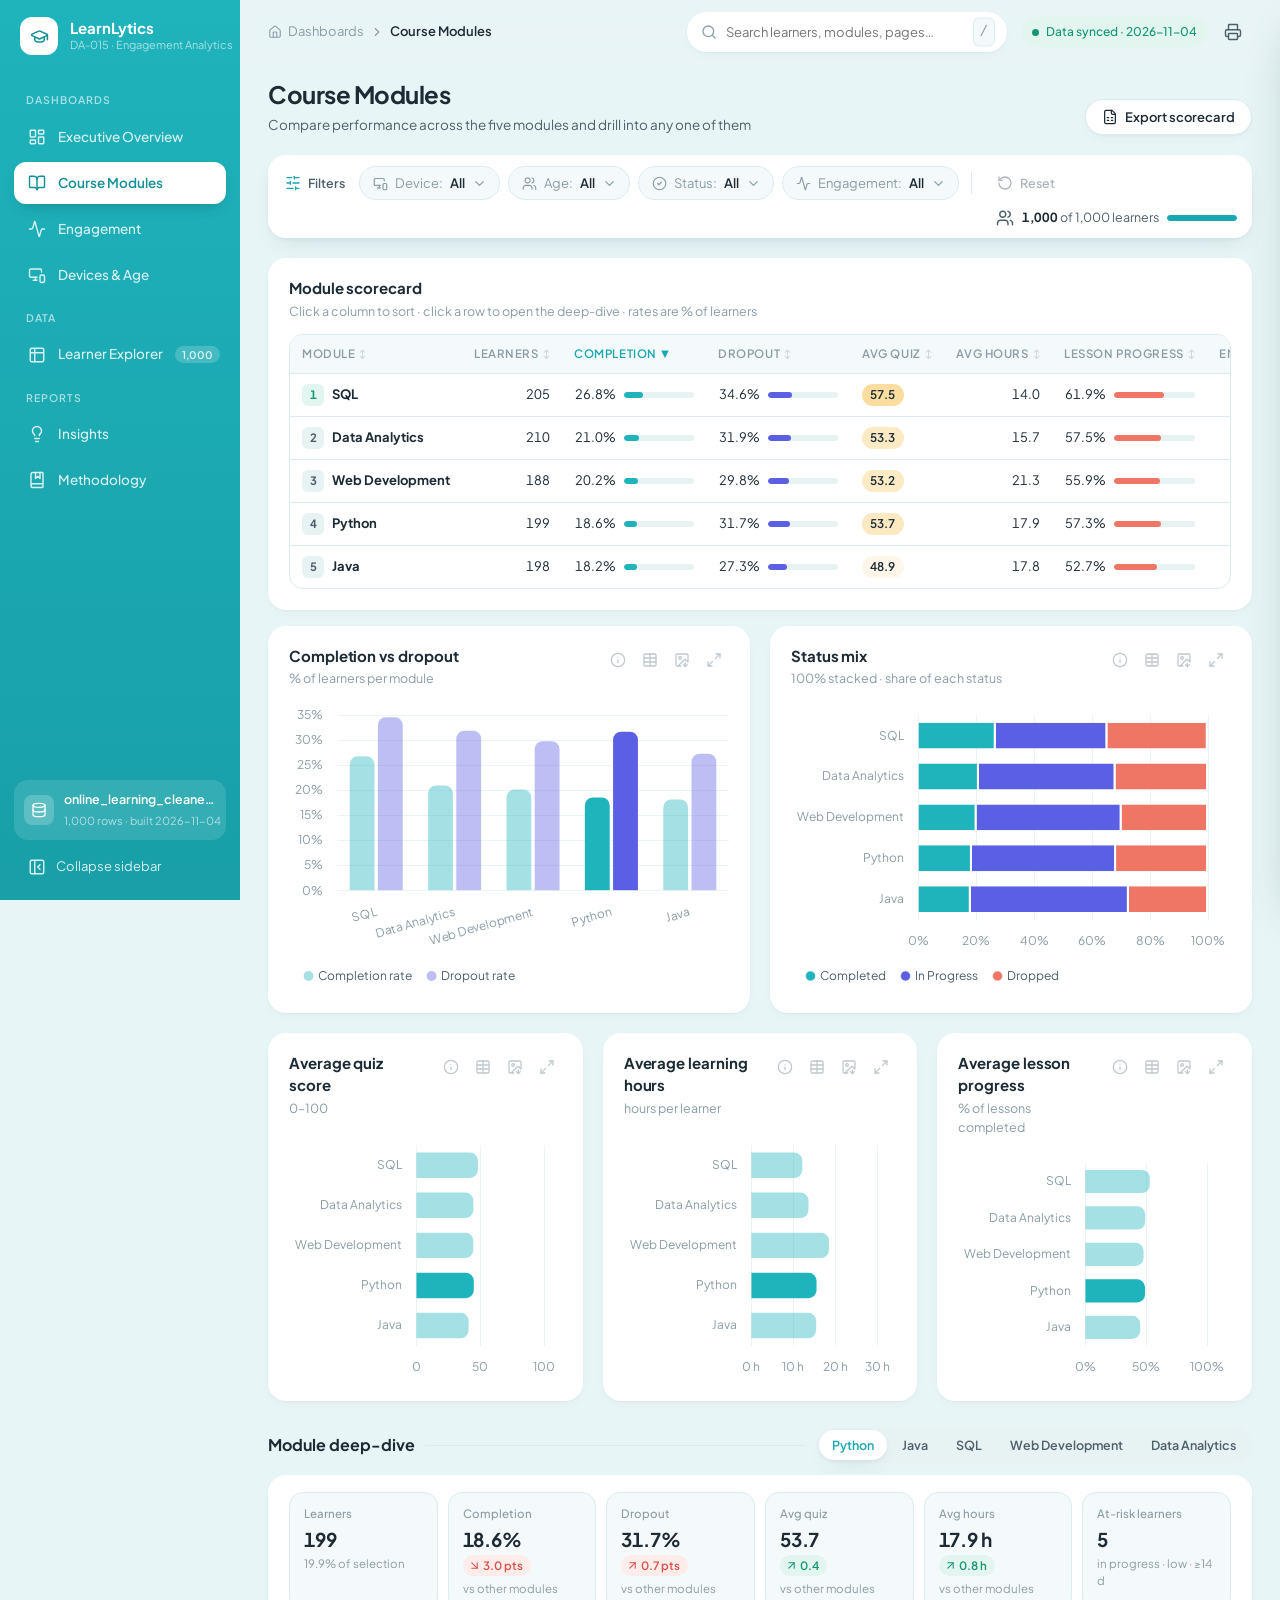
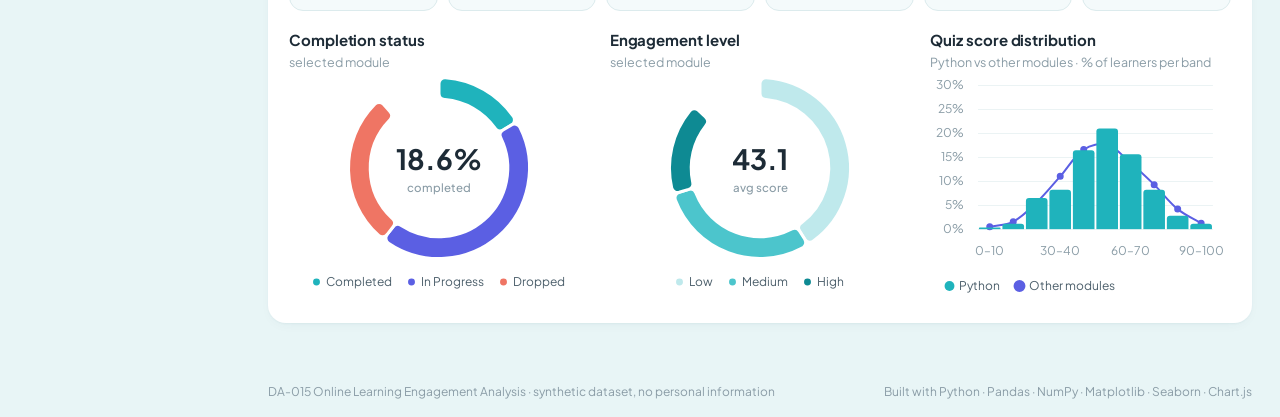
<file: dashboard/modules.html>
<!doctype html>
<html lang="en">
<head>
  <meta charset="utf-8">
  <meta name="viewport" content="width=device-width, initial-scale=1">
  <title>Course Modules · DA-015 Learning Analytics</title>
  <link rel="preconnect" href="https://fonts.googleapis.com">
  <link rel="stylesheet" href="https://fonts.googleapis.com/css2?family=Plus+Jakarta+Sans:wght@400;500;600;700&display=swap">
  <link rel="stylesheet" href="assets/css/style.css">
</head>
<body data-page="modules">
  <div class="loader"><div class="loader-ring"></div></div>

  <main class="content" id="content">
    <div class="page-head">
      <div><h1>Course Modules</h1><p>Compare performance across the five modules and drill into any one of them</p></div>
      <div class="page-meta"><button class="btn" id="exportModules"><i data-lucide="file-spreadsheet"></i>Export scorecard</button></div>
    </div>

    <div id="filterbar"></div>

    <div class="card" style="margin-bottom:16px">
      <div class="card-head"><div class="ttl"><h3 class="card-title">Module scorecard</h3>
        <p class="card-sub">Click a column to sort · click a row to open the deep-dive · rates are % of learners</p></div></div>
      <div class="card-body"><div class="table-wrap"><table class="data" id="scorecard"></table></div></div>
    </div>

    <div class="grid g2 stretch">
      <div class="card" data-info="Completion and dropout rate per module. Both use the same % scale.">
        <div class="card-head"><div class="ttl"><h3 class="card-title">Completion vs dropout</h3><p class="card-sub">% of learners per module</p></div></div>
        <div class="card-body"><div class="chart-box"><canvas id="compDrop"></canvas></div></div>
      </div>
      <div class="card" data-info="100% stacked bars: the share of Completed, In Progress and Dropped learners in each module.">
        <div class="card-head"><div class="ttl"><h3 class="card-title">Status mix</h3><p class="card-sub">100% stacked · share of each status</p></div></div>
        <div class="card-body"><div class="chart-box"><canvas id="statusMix"></canvas></div></div>
      </div>
    </div>

    <div class="grid g3 stretch">
      <div class="card" data-info="Mean quiz score per module.">
        <div class="card-head"><div class="ttl"><h3 class="card-title">Average quiz score</h3><p class="card-sub">0–100</p></div></div>
        <div class="card-body"><div class="chart-box short"><canvas id="quizBar"></canvas></div></div>
      </div>
      <div class="card" data-info="Mean learning hours per learner in each module.">
        <div class="card-head"><div class="ttl"><h3 class="card-title">Average learning hours</h3><p class="card-sub">hours per learner</p></div></div>
        <div class="card-body"><div class="chart-box short"><canvas id="hoursBar"></canvas></div></div>
      </div>
      <div class="card" data-info="Mean of lessons completed ÷ lessons available.">
        <div class="card-head"><div class="ttl"><h3 class="card-title">Average lesson progress</h3><p class="card-sub">% of lessons completed</p></div></div>
        <div class="card-body"><div class="chart-box short"><canvas id="progressBar"></canvas></div></div>
      </div>
    </div>

    <div class="section-head" id="deep"><h2>Module deep-dive</h2><span class="line"></span><div class="seg" id="moduleSeg"></div></div>
    <div class="card">
      <div class="card-body" style="padding-top:16px">
        <div class="stat-strip" id="deepStats"></div>
        <div class="grid g3" style="margin:18px 0 0">
          <div><h3 class="card-title">Completion status</h3><p class="card-sub">selected module</p><div class="chart-box short"><canvas id="deepStatus"></canvas></div></div>
          <div><h3 class="card-title">Engagement level</h3><p class="card-sub">selected module</p><div class="chart-box short"><canvas id="deepEng"></canvas></div></div>
          <div><h3 class="card-title">Quiz score distribution</h3><p class="card-sub" id="histSub">% of learners per 10-point band</p><div class="chart-box short"><canvas id="deepHist"></canvas></div></div>
        </div>
      </div>
    </div>
  </main>

  <script src="assets/vendor/chart.umd.min.js"></script>
  <script src="assets/vendor/lucide.min.js"></script>
  <script src="assets/data/data.js"></script>
  <script src="assets/js/app.js"></script>
  <script src="assets/js/charts.js"></script>
  <script src="assets/js/filters.js"></script>
  <script src="assets/js/pages/modules.js"></script>
</body>
</html>
</file>
<file: dashboard/assets/css/style.css>
/* ==========================================================================
   DA-015 Learning Analytics - BI dashboard stylesheet
   Design tokens live on :root; dark mode redefines the same tokens.
   ========================================================================== */

/* Palette: teal / indigo / amber on a soft mint canvas (light theme only). */
:root {
  color-scheme: light;
  --bg: #e8f5f6;
  --surface: #ffffff;
  --surface-2: #f4fafb;
  --surface-3: #e7f2f3;
  --border: #dcebed;
  --border-strong: #c3dde0;
  --card-border: transparent;
  --text: #1d2b36;
  --text-2: #4c5f6b;
  --text-3: #8a9ca6;
  --accent: #17a8b1;
  --accent-hover: #11929b;
  --accent-soft: #def4f5;
  --accent-ring: rgba(23, 168, 177, .22);
  --nav-bg: #1fb3bc;
  --nav-bg-2: #189fa8;
  --nav-text: rgba(255, 255, 255, .84);
  --nav-muted: rgba(255, 255, 255, .62);
  --nav-hover: rgba(255, 255, 255, .14);
  --nav-active-bg: #ffffff;
  --nav-active-text: #138f98;
  --tip-bg: #17323a;
  --good: #129673;  --good-soft: #e2f6ef;
  --bad: #dc5048;   --bad-soft: #fdecea;
  --warn: #b97f05;  --warn-soft: #fff4d8;
  --shadow-xs: 0 1px 2px rgba(18, 80, 90, .04), 0 4px 14px -6px rgba(18, 80, 90, .08);
  --shadow-sm: 0 2px 4px rgba(18, 80, 90, .04), 0 10px 24px -10px rgba(18, 80, 90, .16);
  --shadow-md: 0 4px 8px rgba(18, 80, 90, .05), 0 18px 36px -14px rgba(18, 80, 90, .24);
  --shadow-lg: 0 24px 48px -16px rgba(18, 60, 70, .30);

  /* data colours */
  --c1: #1fb3bc; --c2: #5b5fe3; --c3: #f4b42c; --c4: #ef7564; --c5: #4aa3f0;
  --eng-low: #bfe9ec; --eng-med: #4cc5cc; --eng-high: #0e8a93;
  --grid: #ebf3f4;

  --radius: 18px;
  --radius-sm: 10px;
  --nav-w: 240px;
  --nav-w-collapsed: 76px;
  --topbar-h: 64px;
  --ease: cubic-bezier(.22, .61, .36, 1);
  font-family: "Plus Jakarta Sans", "Segoe UI", system-ui, -apple-system, Roboto, "Helvetica Neue", Arial, sans-serif;
}


* { box-sizing: border-box; }
html { scroll-behavior: smooth; }
body {
  margin: 0; min-height: 100vh; background: var(--bg); color: var(--text);
  font-size: 14px; line-height: 1.5; -webkit-font-smoothing: antialiased;
}
a { color: var(--accent); text-decoration: none; }
button { font: inherit; }
code { font-family: "JetBrains Mono", "SFMono-Regular", Consolas, monospace; font-size: .86em; background: var(--surface-3);
       padding: 1px 6px; border-radius: 5px; color: var(--text-2); }
svg.lucide { width: 18px; height: 18px; stroke-width: 1.9; flex: none; }
.muted { color: var(--text-3); }

/* ---------- boot / transitions ---------- */
.app { opacity: 0; transform: translateY(6px); transition: opacity .45s var(--ease), transform .45s var(--ease); }
body.ready .app { opacity: 1; transform: none; }
body.leaving .app { opacity: 0; transform: none; transition-duration: .2s; }
.loader { position: fixed; inset: 0; display: grid; place-items: center; background: var(--bg); z-index: 200; transition: opacity .3s, visibility .3s; }
body.ready .loader { opacity: 0; visibility: hidden; }
.loader-ring { width: 34px; height: 34px; border-radius: 50%; border: 3px solid var(--accent-soft); border-top-color: var(--accent); animation: spin .9s linear infinite; }
@keyframes spin { to { transform: rotate(360deg); } }

/* ---------- sidebar ---------- */
.sidebar {
  position: fixed; inset: 0 auto 0 0; width: var(--nav-w); z-index: 60; display: flex; flex-direction: column;
  background: linear-gradient(180deg, var(--nav-bg) 0%, var(--nav-bg-2) 100%); color: var(--nav-text);
  transition: width .3s var(--ease), transform .3s var(--ease);
}
.brand { height: calc(var(--topbar-h) + 8px); display: flex; align-items: center; gap: 12px; padding: 0 20px; overflow: hidden; }
.brand-logo { width: 38px; height: 38px; border-radius: 12px; flex: none; display: grid; place-items: center; color: var(--nav-active-text);
              background: var(--nav-active-bg); }
.brand-logo svg.lucide { width: 19px; height: 19px; }
.brand-text { white-space: nowrap; }
.brand-title { color: #fff; font-weight: 700; font-size: 15px; line-height: 1.2; }
.brand-sub { font-size: 11px; color: var(--nav-muted); }
.nav-scroll { flex: 1; overflow-y: auto; padding: 10px 14px; }
.nav-label { font-size: 10.5px; font-weight: 600; text-transform: uppercase; letter-spacing: .09em; color: var(--nav-muted); margin: 10px 12px 8px; white-space: nowrap; }
.nav { list-style: none; margin: 0 0 14px; padding: 0; display: flex; flex-direction: column; gap: 4px; }
.nav a { position: relative; display: flex; align-items: center; gap: 12px; height: 42px; padding: 0 14px; border-radius: 12px;
         color: var(--nav-text); font-weight: 500; font-size: 13.5px; white-space: nowrap; overflow: hidden; transition: background .25s var(--ease), color .25s var(--ease); }
.nav a:hover { background: var(--nav-hover); color: #fff; }
.nav a.active { background: var(--nav-active-bg); color: var(--nav-active-text); font-weight: 600; box-shadow: 0 6px 16px -8px rgba(10, 60, 66, .45); }
.nav .tag { font-style: normal; margin-left: auto; font-size: 10.5px; font-weight: 600; padding: 1px 7px; border-radius: 999px; background: rgba(255,255,255,.18); color: inherit; }
.sidebar-foot { padding: 14px; }
.dataset-card { display: flex; gap: 10px; align-items: center; padding: 10px; border-radius: 14px; background: rgba(255,255,255,.12); overflow: hidden; }
.dataset-card .ico { width: 30px; height: 30px; border-radius: 8px; display: grid; place-items: center; background: rgba(255,255,255,.2); color: #fff; flex: none; }
.dataset-card .ico svg.lucide { width: 16px; height: 16px; }
.dataset-card > div { min-width: 0; }
.dataset-card b { display: block; color: #fff; font-size: 12.5px; font-weight: 600; white-space: nowrap; overflow: hidden; text-overflow: ellipsis; }
.dataset-card span { font-size: 11px; color: var(--nav-muted); white-space: nowrap; }
.collapse-btn { margin-top: 8px; width: 100%; display: flex; align-items: center; gap: 10px; height: 38px; padding: 0 14px; border: 0; border-radius: 12px;
                background: transparent; color: var(--nav-text); cursor: pointer; font-size: 13px; white-space: nowrap; overflow: hidden; }
.collapse-btn:hover { background: var(--nav-hover); color: #fff; }

body.nav-collapsed .sidebar { width: var(--nav-w-collapsed); }
body.nav-collapsed .brand-text, body.nav-collapsed .nav a span, body.nav-collapsed .nav .tag,
body.nav-collapsed .nav-label, body.nav-collapsed .dataset-card div, body.nav-collapsed .collapse-btn span { opacity: 0; pointer-events: none; }
body.nav-collapsed .nav a { justify-content: center; padding: 0; }
body.nav-collapsed .dataset-card { justify-content: center; background: transparent; }
body.nav-collapsed .collapse-btn { justify-content: center; padding: 0; }
body.nav-collapsed .brand { padding: 0; justify-content: center; }
body.nav-collapsed .main { margin-left: var(--nav-w-collapsed); }

/* ---------- main / topbar ---------- */
.main { margin-left: var(--nav-w); min-height: 100vh; display: flex; flex-direction: column; transition: margin-left .28s var(--ease); }
.topbar { position: sticky; top: 0; z-index: 50; height: var(--topbar-h); display: flex; align-items: center; gap: 14px; padding: 0 28px;
          background: color-mix(in srgb, var(--bg) 82%, transparent); backdrop-filter: blur(14px); -webkit-backdrop-filter: blur(14px); }
.crumbs { display: flex; align-items: center; gap: 6px; font-size: 13px; color: var(--text-3); white-space: nowrap; }
.crumbs b { color: var(--text); font-weight: 600; }
.crumbs svg.lucide { width: 14px; height: 14px; }
.search { position: relative; margin-left: auto; width: min(320px, 34vw); }
.search > svg.lucide { position: absolute; left: 14px; top: 50%; transform: translateY(-50%); width: 16px; height: 16px; color: var(--text-3); pointer-events: none; }
.search input, .search input[type="text"] { width: 100%; height: 40px; padding: 0 44px 0 38px; border-radius: 999px; border: 1px solid transparent; background: var(--surface); box-shadow: var(--shadow-xs);
                color: var(--text); font: inherit; font-size: 13px; outline: none; transition: border-color .15s, box-shadow .15s, background .15s; }
.search input:focus { background: var(--surface); border-color: var(--accent); box-shadow: 0 0 0 3px var(--accent-ring); }
.search kbd { position: absolute; right: 12px; top: 50%; transform: translateY(-50%); font: 600 11px/1 inherit; color: var(--text-3);
              border: 1px solid var(--border); border-radius: 6px; padding: 3px 6px; background: var(--surface-2); }
.search-results { position: absolute; top: calc(100% + 6px); left: 0; right: 0; background: var(--surface); border: 1px solid var(--border);
                  border-radius: 16px; box-shadow: var(--shadow-lg); padding: 8px; display: none; max-height: 340px; overflow: auto; z-index: 80; }
.search-results.open { display: block; }
.search-results a { display: flex; align-items: center; gap: 10px; padding: 9px 11px; border-radius: 10px; color: var(--text); font-size: 13px; }
.search-results a svg.lucide { width: 15px; height: 15px; color: var(--text-3); }
.search-results a:hover, .search-results a.hl { background: var(--accent-soft); }
.search-results .grp { font-size: 10.5px; font-weight: 600; text-transform: uppercase; letter-spacing: .08em; color: var(--text-3); padding: 8px 10px 4px; }
.search-results small { margin-left: auto; color: var(--text-3); }
.top-actions { display: flex; align-items: center; gap: 6px; }
.icon-btn { width: 38px; height: 38px; border-radius: 12px; border: 1px solid transparent; background: transparent; color: var(--text-2);
            display: grid; place-items: center; cursor: pointer; transition: background .15s, color .15s, border-color .15s; position: relative; }
.icon-btn:hover { background: var(--surface); color: var(--accent); }
.icon-btn svg.lucide { width: 18px; height: 18px; }
.menu-btn { display: none; }
.status-pill { display: inline-flex; align-items: center; gap: 7px; height: 30px; padding: 0 11px; border-radius: 999px; font-size: 12px; font-weight: 500;
               color: var(--good); background: var(--good-soft); white-space: nowrap; }
.status-pill i { width: 7px; height: 7px; border-radius: 50%; background: currentColor; }

.content { padding: 12px 28px 44px; width: 100%; max-width: 1480px; }
.footer { margin-top: auto; display: flex; flex-wrap: wrap; gap: 6px 18px; justify-content: space-between; padding: 16px 28px; font-size: 12px;
          color: var(--text-3); }

/* ---------- page header ---------- */
.page-head { display: flex; align-items: flex-end; justify-content: space-between; gap: 16px; flex-wrap: wrap; margin-bottom: 20px; }
.page-head h1 { margin: 0; font-size: 24px; font-weight: 700; letter-spacing: -.02em; }
.page-head p { margin: 3px 0 0; color: var(--text-2); font-size: 13.5px; }
.page-meta { display: flex; align-items: center; gap: 8px; flex-wrap: wrap; }
.meta-chip { display: inline-flex; align-items: center; gap: 6px; height: 36px; padding: 0 14px; border-radius: 999px; font-size: 12.5px;
             color: var(--text-2); background: var(--surface); box-shadow: var(--shadow-xs); white-space: nowrap; }
.meta-chip svg.lucide { width: 15px; height: 15px; color: var(--text-3); }

/* ---------- buttons ---------- */
.btn { display: inline-flex; align-items: center; justify-content: center; gap: 7px; height: 36px; padding: 0 16px; border-radius: 999px; cursor: pointer;
       font-size: 13px; font-weight: 600; color: var(--text); background: var(--surface); border: 1px solid var(--border);
       box-shadow: var(--shadow-xs); transition: background .2s var(--ease), border-color .2s, box-shadow .2s, color .2s; white-space: nowrap; }
.btn:hover { background: var(--surface-2); }
.btn:active { transform: scale(.98); }
.btn svg.lucide { width: 16px; height: 16px; }
.btn.primary { color: #fff; background: var(--accent); border-color: var(--accent); box-shadow: 0 8px 18px -10px var(--accent); }
.btn.primary:hover { background: var(--accent-hover); border-color: var(--accent-hover); }
.btn.ghost { border-color: transparent; box-shadow: none; background: transparent; color: var(--text-2); }
.btn.ghost:hover { background: var(--surface-3); color: var(--text); }
.btn.sm { height: 32px; padding: 0 12px; font-size: 12.5px; }
.btn:disabled { opacity: .45; cursor: not-allowed; }

/* ---------- filter bar (slicers) ---------- */
.filterbar { position: sticky; top: calc(var(--topbar-h) + 8px); z-index: 40; display: flex; align-items: center; flex-wrap: wrap; gap: 8px;
             padding: 10px 14px; margin-bottom: 20px; background: var(--surface); border: 1px solid var(--card-border); border-radius: var(--radius); box-shadow: var(--shadow-sm); }
.filterbar .fb-title { display: inline-flex; align-items: center; gap: 7px; font-size: 12.5px; font-weight: 600; color: var(--text-2); padding: 0 6px 0 2px; }
.filterbar .fb-title svg.lucide { width: 16px; height: 16px; color: var(--accent); }
.slicer { position: relative; }
.slicer-btn { display: inline-flex; align-items: center; gap: 7px; height: 34px; padding: 0 12px 0 13px; border-radius: 999px; cursor: pointer;
              background: var(--surface-2); border: 1px solid var(--border); color: var(--text); font-size: 13px; transition: border-color .15s, background .15s; }
.slicer-btn:hover { border-color: var(--border-strong); }
.slicer-btn .lbl { color: var(--text-3); }
.slicer-btn .val { font-weight: 600; max-width: 150px; overflow: hidden; text-overflow: ellipsis; white-space: nowrap; }
.slicer-btn svg.lucide { width: 15px; height: 15px; color: var(--text-3); transition: transform .2s; }
.slicer.open .slicer-btn { border-color: var(--accent); box-shadow: 0 0 0 3px var(--accent-ring); background: var(--surface); }
.slicer.open .slicer-btn svg.lucide { transform: rotate(180deg); }
.slicer.active .slicer-btn { background: var(--accent-soft); border-color: color-mix(in srgb, var(--accent) 45%, var(--border)); }
.slicer.active .slicer-btn .val { color: var(--accent); }
.slicer-menu { position: absolute; top: calc(100% + 6px); left: 0; min-width: 230px; padding: 8px; background: var(--surface); border: 1px solid var(--border);
               border-radius: 16px; box-shadow: var(--shadow-lg); z-index: 90; opacity: 0; transform: translateY(-4px) scale(.98); pointer-events: none;
               transition: opacity .2s var(--ease), transform .2s var(--ease); }
.slicer.open .slicer-menu { opacity: 1; transform: none; pointer-events: auto; }
.slicer-menu label { display: flex; align-items: center; gap: 10px; padding: 8px 10px; border-radius: 10px; cursor: pointer; font-size: 13px; }
.slicer-menu label:hover { background: var(--surface-2); }
.slicer-menu label small { margin-left: auto; color: var(--text-3); font-variant-numeric: tabular-nums; }
.slicer-menu input[type="checkbox"] { width: 16px; height: 16px; accent-color: var(--accent); margin: 0; }
.slicer-menu .sm-foot { display: flex; justify-content: space-between; gap: 6px; padding: 6px 4px 2px; margin-top: 4px; border-top: 1px solid var(--border); }
.fb-sep { width: 1px; height: 22px; background: var(--border); margin: 0 4px; }
.fb-count { margin-left: auto; font-size: 12.5px; color: var(--text-2); white-space: nowrap; display: inline-flex; align-items: center; gap: 8px; }
.fb-count b { color: var(--text); font-variant-numeric: tabular-nums; }
.fb-meter { width: 70px; height: 6px; border-radius: 6px; background: var(--surface-3); overflow: hidden; }
.fb-meter i { display: block; height: 100%; background: var(--accent); border-radius: 6px; transition: width .4s var(--ease); }

/* ---------- KPI cards ---------- */
.kpis { display: grid; grid-template-columns: repeat(6, minmax(0, 1fr)); gap: 16px; margin-bottom: 20px; }
.kpis.k4 { grid-template-columns: repeat(4, minmax(0, 1fr)); }
.kpis.k3 { grid-template-columns: repeat(3, minmax(0, 1fr)); }
.kpi { position: relative; background: var(--surface); border: 1px solid var(--card-border); border-radius: var(--radius); padding: 18px 18px 16px;
       box-shadow: var(--shadow-xs); transition: box-shadow .35s var(--ease); min-width: 0; }
.kpi:hover { box-shadow: var(--shadow-md); }
.kpi-head { display: flex; align-items: center; gap: 9px; color: var(--text-2); font-size: 12.5px; font-weight: 500; }
.kpi-ico { width: 34px; height: 34px; border-radius: 50%; display: grid; place-items: center; flex: none;
           color: var(--kc, var(--accent)); background: color-mix(in srgb, var(--kc, var(--accent)) 13%, transparent); }
.kpi-ico svg.lucide { width: 16px; height: 16px; }
.kpi-label { min-width: 0; overflow: hidden; text-overflow: ellipsis; white-space: nowrap; }
.kpi-help { margin-left: auto; color: var(--text-3); cursor: help; display: grid; }
.kpi-help svg.lucide { width: 14px; height: 14px; }
.kpi-value { font-size: 28px; font-weight: 700; letter-spacing: -.025em; margin: 12px 0 4px; font-variant-numeric: tabular-nums; line-height: 1.15; }
.kpi-foot { display: flex; align-items: center; gap: 6px; font-size: 12px; color: var(--text-3); min-height: 20px; flex-wrap: wrap; }
.delta { display: inline-flex; align-items: center; gap: 2px; font-weight: 600; font-size: 11.5px; padding: 2px 8px 2px 5px; border-radius: 999px; }
.delta svg.lucide { width: 13px; height: 13px; }
.delta.up { color: var(--good); background: var(--good-soft); }
.delta.down { color: var(--bad); background: var(--bad-soft); }
.delta.flat { color: var(--text-2); background: var(--surface-3); }
.kpi-meter { margin-top: 12px; height: 6px; border-radius: 6px; background: var(--surface-3); overflow: hidden; }
.kpi-meter i { display: block; height: 100%; width: 0; border-radius: 6px; background: var(--kc, var(--accent)); transition: width 1.2s var(--ease); }

/* ---------- cards ---------- */
.grid { display: grid; gap: 20px; margin-bottom: 20px; align-items: start; }
.grid.stretch { align-items: stretch; }
.g2 { grid-template-columns: repeat(2, minmax(0, 1fr)); }
.g3 { grid-template-columns: repeat(3, minmax(0, 1fr)); }
.g-2-1 { grid-template-columns: minmax(0, 2fr) minmax(0, 1fr); }
.g-1-2 { grid-template-columns: minmax(0, 1fr) minmax(0, 2fr); }
.g-3-2 { grid-template-columns: minmax(0, 3fr) minmax(0, 2fr); }
.card { position: relative; background: var(--surface); border: 1px solid var(--card-border); border-radius: var(--radius); box-shadow: var(--shadow-xs);
        display: flex; flex-direction: column; min-width: 0; transition: box-shadow .35s var(--ease); }
.card:hover { box-shadow: var(--shadow-sm); }
.card-head { display: flex; align-items: flex-start; gap: 12px; padding: 18px 20px 0; }
.card-head .ttl { min-width: 0; }
.card-title { margin: 0; font-size: 15px; font-weight: 700; letter-spacing: -.005em; display: flex; align-items: center; gap: 8px; }
.card-sub { margin: 2px 0 0; font-size: 12.5px; color: var(--text-3); }
.card-actions { margin-left: auto; display: flex; gap: 2px; flex: none; opacity: .55; transition: opacity .25s var(--ease); }
.card:hover .card-actions, .card-actions:focus-within { opacity: 1; }
.card-actions .icon-btn { width: 30px; height: 30px; border-radius: 10px; color: var(--text-3); }
.card-actions .icon-btn svg.lucide { width: 16px; height: 16px; }
.card-actions .icon-btn:hover { background: var(--surface-3); }
.card-actions .icon-btn.on { color: var(--accent); background: var(--accent-soft); }
.card-body { padding: 14px 20px 20px; flex: 1; display: flex; flex-direction: column; min-height: 0; }
.chart-box { position: relative; height: 290px; flex: 1 1 auto; }
.chart-box.tall { height: 360px; }
.chart-box.short { height: 230px; }
.chart-box canvas { opacity: 0; transition: opacity .6s var(--ease); }
.chart-box.drawn canvas { opacity: 1; }
.chart-box:not(.drawn)::before { content: ""; position: absolute; inset: 8px 0 0; border-radius: 14px;
  background: linear-gradient(90deg, var(--surface-2) 0%, var(--surface-3) 50%, var(--surface-2) 100%); background-size: 200% 100%; animation: shimmer 1.6s ease-in-out infinite; }
@keyframes shimmer { to { background-position: -200% 0; } }
.data-view { display: none; max-height: 300px; overflow: auto; }
.card.show-table .data-view { display: block; }
.card.show-table .chart-box { display: none; }
.card-note { font-size: 12px; color: var(--text-3); margin-top: 10px; display: flex; gap: 6px; align-items: flex-start; }
.card-note svg.lucide { width: 14px; height: 14px; margin-top: 2px; }
.section-head { display: flex; align-items: center; gap: 10px; margin: 26px 0 12px; }
.section-head h2 { margin: 0; font-size: 16px; font-weight: 700; white-space: nowrap; }
.section-head p { margin: 0; font-size: 12.5px; color: var(--text-3); }
.section-head .line { flex: 1; height: 1px; background: var(--border); }

/* ---------- reveal ---------- */
.reveal { opacity: 0; transform: translateY(10px); transition: opacity .7s var(--ease), transform .7s var(--ease), box-shadow .35s var(--ease); transition-delay: var(--d, 0s), var(--d, 0s), 0s; }
.reveal.visible { opacity: 1; transform: none; }

/* ---------- tables ---------- */
.table-wrap { overflow: auto; border: 1px solid var(--border); border-radius: 14px; }
table.data { width: 100%; border-collapse: separate; border-spacing: 0; font-size: 13px; font-variant-numeric: tabular-nums; }
table.data th { position: sticky; top: 0; z-index: 1; background: var(--surface-2); text-align: left; font-size: 11.5px; font-weight: 600; color: var(--text-3);
                text-transform: uppercase; letter-spacing: .05em; padding: 10px 12px; white-space: nowrap; border-bottom: 1px solid var(--border); }
table.data td { padding: 10px 12px; border-bottom: 1px solid var(--border); white-space: nowrap; color: var(--text); }
table.data tbody tr { transition: background .12s; }
table.data tbody tr:hover td { background: var(--surface-2); }
table.data tbody tr:last-child td { border-bottom: 0; }
table.data tbody tr.clickable { cursor: pointer; }
table.data th.sortable { cursor: pointer; user-select: none; }
table.data th.sortable:hover { color: var(--text); }
table.data th .arrow { display: inline-block; margin-left: 4px; opacity: .35; font-size: 10px; }
table.data th.sorted { color: var(--accent); }
table.data th.sorted .arrow { opacity: 1; }
table.data.compact td, table.data.compact th { padding: 8px 10px; }
.num { text-align: right !important; }
.cell-strong { font-weight: 600; }
.bar-cell { display: flex; align-items: center; gap: 8px; min-width: 120px; }
.bar-cell span { min-width: 42px; text-align: right; }
.bar-track { flex: 1; height: 6px; border-radius: 6px; background: var(--surface-3); overflow: hidden; min-width: 50px; }
.bar-fill { height: 100%; border-radius: 6px; background: var(--accent); width: 0; transition: width .9s var(--ease); }
.rank { display: inline-grid; place-items: center; width: 22px; height: 22px; border-radius: 6px; font-size: 11.5px; font-weight: 700; background: var(--surface-3); color: var(--text-2); margin-right: 8px; }
.rank.r1 { background: var(--good-soft); color: var(--good); }

/* ---------- badges ---------- */
.badge { display: inline-flex; align-items: center; gap: 6px; font-size: 12px; font-weight: 600; padding: 2px 9px 2px 8px; border-radius: 999px; white-space: nowrap; }
.badge::before { content: ""; width: 6px; height: 6px; border-radius: 50%; background: currentColor; }
.b-completed { color: var(--c1); background: color-mix(in srgb, var(--c1) 12%, transparent); }
.b-progress { color: var(--c2); background: color-mix(in srgb, var(--c2) 12%, transparent); }
.b-dropped { color: var(--bad); background: var(--bad-soft); }
.b-high { color: var(--eng-high); background: color-mix(in srgb, var(--eng-high) 14%, transparent); }
.b-medium { color: var(--eng-med); background: color-mix(in srgb, var(--eng-med) 14%, transparent); }
.b-low { color: var(--text-2); background: var(--surface-3); }
.b-neutral { color: var(--text-2); background: var(--surface-3); }
.b-neutral::before { display: none; }

/* ---------- form controls ---------- */
select, input[type="search"], input[type="text"] {
  font: inherit; font-size: 13px; color: var(--text); background: var(--surface); border: 1px solid var(--border); border-radius: 999px;
  height: 36px; padding: 0 14px; outline: none; transition: border-color .2s, box-shadow .2s;
}
select { appearance: none; padding-right: 32px; cursor: pointer;
  background-image: url("data:image/svg+xml,%3Csvg xmlns='http://www.w3.org/2000/svg' width='14' height='14' viewBox='0 0 24 24' fill='none' stroke='%238a94a6' stroke-width='2.2'%3E%3Cpath d='m6 9 6 6 6-6'/%3E%3C/svg%3E");
  background-repeat: no-repeat; background-position: right 10px center; }
select:focus, input:focus { border-color: var(--accent); box-shadow: 0 0 0 3px var(--accent-ring); }
.input-icon { position: relative; }
.input-icon svg.lucide { position: absolute; left: 10px; top: 50%; transform: translateY(-50%); width: 15px; height: 15px; color: var(--text-3); pointer-events: none; }
.input-icon input { padding-left: 32px; width: 220px; }

.seg { display: inline-flex; background: var(--surface-3); border-radius: 999px; padding: 3px; gap: 2px; flex-wrap: wrap; }
.seg button { display: inline-flex; align-items: center; gap: 6px; border: 0; background: transparent; color: var(--text-2); font-size: 12.5px; font-weight: 600;
              height: 30px; padding: 0 13px; border-radius: 999px; cursor: pointer; transition: background .25s var(--ease), color .25s, box-shadow .25s; }
.seg button:hover { color: var(--text); }
.seg button.active { background: var(--surface); color: var(--accent); box-shadow: var(--shadow-sm); }
.seg button svg.lucide { width: 14px; height: 14px; }
.toolbar { display: flex; align-items: center; flex-wrap: wrap; gap: 8px; }
.pager { display: flex; align-items: center; justify-content: space-between; gap: 10px; flex-wrap: wrap; padding-top: 12px; font-size: 12.5px; color: var(--text-2); }
.pager-btns { display: flex; gap: 6px; align-items: center; }

/* ---------- mini stats ---------- */
.stat-strip { display: grid; grid-template-columns: repeat(auto-fit, minmax(140px, 1fr)); gap: 10px; }
.mini { background: var(--surface-2); border: 1px solid var(--border); border-radius: 14px; padding: 12px 14px; }
.mini .k { font-size: 11.5px; font-weight: 500; color: var(--text-3); }
.mini .v { font-size: 19px; font-weight: 700; font-variant-numeric: tabular-nums; margin-top: 2px; letter-spacing: -.01em; }
.mini .s { font-size: 11.5px; color: var(--text-3); margin-top: 2px; display: flex; gap: 4px; align-items: center; flex-wrap: wrap; }

/* ---------- funnel ---------- */
.funnel { display: flex; flex-direction: column; gap: 10px; }
.f-row { display: grid; grid-template-columns: 150px 1fr 74px; gap: 12px; align-items: center; font-size: 13px; }
.f-row .f-name { color: var(--text-2); display: flex; align-items: center; gap: 8px; }
.f-row .f-name svg.lucide { width: 15px; height: 15px; color: var(--text-3); }
.f-bar { height: 26px; border-radius: 999px; background: var(--surface-3); overflow: hidden; }
.f-bar i { display: block; height: 100%; width: 0; border-radius: 999px; transition: width 1.2s var(--ease); }
.f-row .f-val { text-align: right; font-variant-numeric: tabular-nums; }
.f-row .f-val b { display: block; font-size: 13.5px; }
.f-row .f-val small { color: var(--text-3); font-size: 11.5px; }

/* ---------- heatmap ---------- */
.heatmap { display: grid; gap: 3px; font-size: 12px; font-variant-numeric: tabular-nums; overflow-x: auto; padding-bottom: 4px; }
.hm-label { display: flex; align-items: center; color: var(--text-2); padding-right: 10px; white-space: nowrap; font-size: 12px; }
.hm-col { justify-content: center; text-align: center; white-space: normal; line-height: 1.2; padding: 6px 2px 0; font-size: 11.5px; }
.hm-cell { display: grid; place-items: center; border-radius: 10px; min-height: 38px; min-width: 54px; font-weight: 600; cursor: default;
           transform: scale(.6); opacity: 0; transition: transform .45s var(--ease), opacity .45s, box-shadow .15s; }
.heatmap.visible .hm-cell { transform: scale(1); opacity: 1; }
.hm-cell:hover { box-shadow: 0 0 0 2px var(--accent); position: relative; z-index: 1; }
.hm-scale { display: flex; align-items: center; gap: 8px; font-size: 11.5px; color: var(--text-3); margin-top: 12px; flex-wrap: wrap; }
.hm-scale .bar { width: 180px; height: 8px; border-radius: 6px; }

/* ---------- list widgets ---------- */
.list { display: flex; flex-direction: column; }
.li { display: flex; align-items: center; gap: 12px; padding: 9px 8px; border-bottom: 1px solid var(--border); }
.li:last-child { border-bottom: 0; }
.li .avatar { width: 32px; height: 32px; border-radius: 50%; display: grid; place-items: center; font-size: 10.5px; font-weight: 700; flex: none;
              color: var(--accent); background: var(--accent-soft); }
.li .txt { min-width: 0; flex: 1; }
.li .txt b { display: block; font-size: 13px; font-weight: 600; }
.li .txt span { font-size: 12px; color: var(--text-3); display: block; overflow: hidden; text-overflow: ellipsis; white-space: nowrap; }
.li .txt b { overflow: hidden; text-overflow: ellipsis; white-space: nowrap; }
.li .end { text-align: right; font-size: 12px; color: var(--text-3); white-space: nowrap; }
.li .end b { display: block; color: var(--text); font-size: 13px; }
.li.clickable { cursor: pointer; border-radius: 12px; transition: background .12s; }
.li.clickable:hover { background: var(--surface-2); }
.highlight { display: flex; gap: 12px; padding: 12px 14px; border-radius: 14px; border: 1px solid var(--border); background: var(--surface-2); }
.highlight + .highlight { margin-top: 8px; }
.highlight .hi { width: 32px; height: 32px; border-radius: 50%; display: grid; place-items: center; flex: none; color: var(--hc); background: color-mix(in srgb, var(--hc) 14%, transparent); }
.highlight .hi svg.lucide { width: 16px; height: 16px; }
.highlight b { display: block; font-size: 13px; }
.highlight span { font-size: 12.5px; color: var(--text-2); }

/* ---------- formula & weights ---------- */
.formula { font-family: "JetBrains Mono", Consolas, monospace; font-size: 13px; background: var(--surface-2); border: 1px solid var(--border);
           border-radius: 14px; padding: 12px 14px; line-height: 1.7; word-break: break-word; }
.weights { display: flex; flex-direction: column; gap: 12px; margin-top: 14px; }
.w-row { display: grid; grid-template-columns: 26px 120px 1fr 40px; gap: 10px; align-items: center; font-size: 13px; }
.w-row .wi { width: 26px; height: 26px; border-radius: 7px; display: grid; place-items: center; color: var(--wc); background: color-mix(in srgb, var(--wc) 14%, transparent); }
.w-row .wi svg.lucide { width: 14px; height: 14px; }
.w-row .bar-track { height: 8px; }
.pills { display: flex; flex-wrap: wrap; gap: 8px; margin-top: 14px; }

/* ---------- insights ---------- */
.insight-grid { display: grid; grid-template-columns: repeat(auto-fill, minmax(320px, 1fr)); gap: 14px; }
.insight { background: var(--surface); border: 1px solid var(--card-border); border-radius: var(--radius); padding: 18px; box-shadow: var(--shadow-xs);
           transition: box-shadow .35s var(--ease); display: flex; gap: 14px; }
.insight:hover { box-shadow: var(--shadow-md); }
.insight .ii { width: 38px; height: 38px; border-radius: 50%; display: grid; place-items: center; flex: none; color: var(--ic); background: color-mix(in srgb, var(--ic) 13%, transparent); }
.insight .ii svg.lucide { width: 18px; height: 18px; }
.insight .tag { font-size: 11px; font-weight: 600; letter-spacing: .06em; text-transform: uppercase; color: var(--text-3); }
.insight p { margin: 3px 0 0; font-size: 13.5px; color: var(--text-2); line-height: 1.55; }
.insight p strong { display: block; color: var(--text); font-size: 14.5px; margin-bottom: 3px; }

/* ---------- timeline / log ---------- */
.timeline { list-style: none; margin: 0; padding: 0; position: relative; }
.timeline::before { content: ""; position: absolute; left: 15px; top: 8px; bottom: 8px; width: 2px; background: var(--border); }
.timeline li { position: relative; padding: 0 0 16px 46px; }
.timeline li:last-child { padding-bottom: 0; }
.timeline .step { position: absolute; left: 0; top: 0; width: 32px; height: 32px; border-radius: 50%; display: grid; place-items: center; background: var(--accent-soft); color: var(--accent); }
.timeline .step svg.lucide { width: 16px; height: 16px; }
.timeline b { display: block; font-size: 13.5px; }
.timeline span { font-size: 12.5px; color: var(--text-2); }
.log { font-family: "JetBrains Mono", Consolas, monospace; font-size: 12px; background: var(--surface-2); border: 1px solid var(--border); border-radius: 14px;
       padding: 10px 12px; max-height: 330px; overflow: auto; }
.log div { display: flex; gap: 8px; padding: 5px 0; border-bottom: 1px dashed var(--border); color: var(--text-2); }
.log div:last-child { border: 0; }
.log svg.lucide { width: 14px; height: 14px; color: var(--good); margin-top: 2px; }
.tech { display: flex; flex-wrap: wrap; gap: 8px; }
.tech span { display: inline-flex; align-items: center; gap: 6px; font-size: 12.5px; font-weight: 600; padding: 6px 12px; border-radius: 999px; background: var(--surface-3); color: var(--text-2); }
.tech svg.lucide { width: 14px; height: 14px; }

/* ---------- drawer, modal, toast, tooltip ---------- */
.overlay { position: fixed; inset: 0; background: rgba(10, 40, 46, .35); backdrop-filter: blur(4px); z-index: 120; opacity: 0; visibility: hidden; transition: opacity .25s, visibility .25s; }
.overlay.open { opacity: 1; visibility: visible; }
.drawer { position: fixed; top: 0; right: 0; bottom: 0; width: min(440px, 100vw); background: var(--surface); z-index: 130; box-shadow: var(--shadow-lg);
          transform: translateX(100%); transition: transform .4s var(--ease); display: flex; flex-direction: column; border-radius: 24px 0 0 24px; }
.drawer.open { transform: none; }
.drawer-head { display: flex; align-items: center; gap: 12px; padding: 16px 18px; border-bottom: 1px solid var(--border); }
.drawer-head .avatar { width: 42px; height: 42px; border-radius: 12px; display: grid; place-items: center; font-weight: 700; font-size: 13px; color: #fff; background: var(--accent); flex: none; }
.drawer-head h3 { margin: 0; font-size: 16px; }
.drawer-head p { margin: 0; font-size: 12.5px; color: var(--text-3); }
.drawer-body { padding: 16px 18px 24px; overflow-y: auto; display: flex; flex-direction: column; gap: 18px; }
.kv { display: grid; grid-template-columns: 1fr 1fr; gap: 10px; }
.kv div { background: var(--surface-2); border: 1px solid var(--border); border-radius: 14px; padding: 9px 11px; }
.kv small { display: block; color: var(--text-3); font-size: 11.5px; }
.kv b { font-size: 14px; font-variant-numeric: tabular-nums; }
.drawer h4 { margin: 0 0 8px; font-size: 13px; color: var(--text-2); font-weight: 600; }
.modal { position: fixed; inset: 5vh 5vw; background: var(--surface); border-radius: 24px; box-shadow: var(--shadow-lg); z-index: 130; display: flex; flex-direction: column;
         opacity: 0; transform: scale(.98); pointer-events: none; transition: opacity .3s var(--ease), transform .3s var(--ease); }
.modal.open { opacity: 1; transform: none; pointer-events: auto; }
.modal-head { display: flex; align-items: center; gap: 10px; padding: 14px 18px; border-bottom: 1px solid var(--border); }
.modal-head h3 { margin: 0; font-size: 16px; }
.modal-body { flex: 1; padding: 18px; min-height: 0; position: relative; }
.toasts { position: fixed; right: 20px; bottom: 20px; display: flex; flex-direction: column; gap: 8px; z-index: 150; }
.toast { display: flex; align-items: center; gap: 10px; min-width: 260px; max-width: 380px; padding: 12px 16px; border-radius: 14px; background: var(--tip-bg); color: #eef7f8;
         font-size: 13px; box-shadow: var(--shadow-lg); animation: toastIn .3s var(--ease); }
.toast svg.lucide { color: #5fe0e6; width: 17px; height: 17px; }
.toast.hide { animation: toastOut .25s forwards; }
@keyframes toastIn { from { opacity: 0; transform: translateY(10px); } }
@keyframes toastOut { to { opacity: 0; transform: translateY(10px); } }
[data-tip] { position: relative; }
[data-tip]:hover::after { content: attr(data-tip); position: absolute; top: calc(100% + 8px); right: -6px; width: max-content; max-width: 260px; white-space: normal;
  background: var(--tip-bg); color: #eef7f8; font-size: 12px; font-weight: 400; line-height: 1.45; padding: 8px 11px; border-radius: 10px; box-shadow: var(--shadow-md);
  z-index: 95; text-transform: none; letter-spacing: 0; text-align: left; pointer-events: none; }

.notice { display: flex; gap: 10px; align-items: flex-start; padding: 12px 16px; border-radius: 14px; font-size: 13px;
          border: 1px solid color-mix(in srgb, var(--warn) 35%, var(--border)); background: var(--warn-soft); color: var(--text); margin-bottom: 16px; }
.notice svg.lucide { color: var(--warn); margin-top: 1px; }
.notice.info { border-color: color-mix(in srgb, var(--accent) 30%, var(--border)); background: var(--accent-soft); }
.notice.info svg.lucide { color: var(--accent); }
.empty { text-align: center; padding: 34px 12px; color: var(--text-3); display: flex; flex-direction: column; align-items: center; gap: 6px; }
.empty svg.lucide { width: 28px; height: 28px; }

/* ---------- responsive ---------- */
@media (max-width: 1560px) { .kpis { grid-template-columns: repeat(3, minmax(0, 1fr)); } }
@media (max-width: 1100px) {
  .g3 { grid-template-columns: repeat(2, minmax(0, 1fr)); }
  .g-2-1, .g-1-2, .g-3-2 { grid-template-columns: 1fr; }
  .kpis.k4 { grid-template-columns: repeat(2, minmax(0, 1fr)); }
}
@media (max-width: 900px) {
  .sidebar { transform: translateX(-100%); width: var(--nav-w) !important; box-shadow: var(--shadow-lg); }
  body.nav-collapsed .brand-text, body.nav-collapsed .nav a span, body.nav-collapsed .nav-label, body.nav-collapsed .dataset-card div { opacity: 1; }
  body.nav-open .sidebar { transform: none; }
  body.nav-open .scrim { opacity: 1; visibility: visible; }
  .main, body.nav-collapsed .main { margin-left: 0; }
  .menu-btn { display: grid; }
  .collapse-btn { display: none; }
  .topbar { padding: 0 14px; gap: 8px; }
  .crumbs, .status-pill { display: none; }
  .search { width: auto; flex: 1; margin-left: 0; }
  .search kbd { display: none; }
  .content { padding: 16px 14px 32px; }
  .g2, .g3 { grid-template-columns: 1fr; }
  .kpis, .kpis.k3 { grid-template-columns: repeat(2, minmax(0, 1fr)); gap: 10px; }
  .kpi-value { font-size: 22px; }
  .filterbar { position: static; }
  .fb-count { margin-left: 0; width: 100%; }
  .fb-sep { display: none; }
  .f-row { grid-template-columns: 110px 1fr 80px; }
  .footer { padding: 14px; }
  .drawer { border-radius: 0; }
  .input-icon, .input-icon input { width: 100%; }
  .modal { inset: 2vh 2vw; }
}
@media (max-width: 480px) { .kpis, .kpis.k3, .kpis.k4 { grid-template-columns: 1fr; } .page-head h1 { font-size: 19px; } }
.scrim { position: fixed; inset: 0; background: rgba(10, 40, 46, .4); z-index: 55; opacity: 0; visibility: hidden; transition: opacity .25s; }

@media (prefers-reduced-motion: reduce) {
  *, *::before, *::after { animation: none !important; transition: none !important; }
  .reveal, .app, .chart-box canvas { opacity: 1 !important; transform: none !important; }
}
@media print {
  .sidebar, .topbar, .scrim, .loader, .filterbar, .card-actions, .toasts { display: none !important; }
  .main { margin: 0 !important; }
  .reveal { opacity: 1; transform: none; }
  body { background: #fff; }
}
</file>
